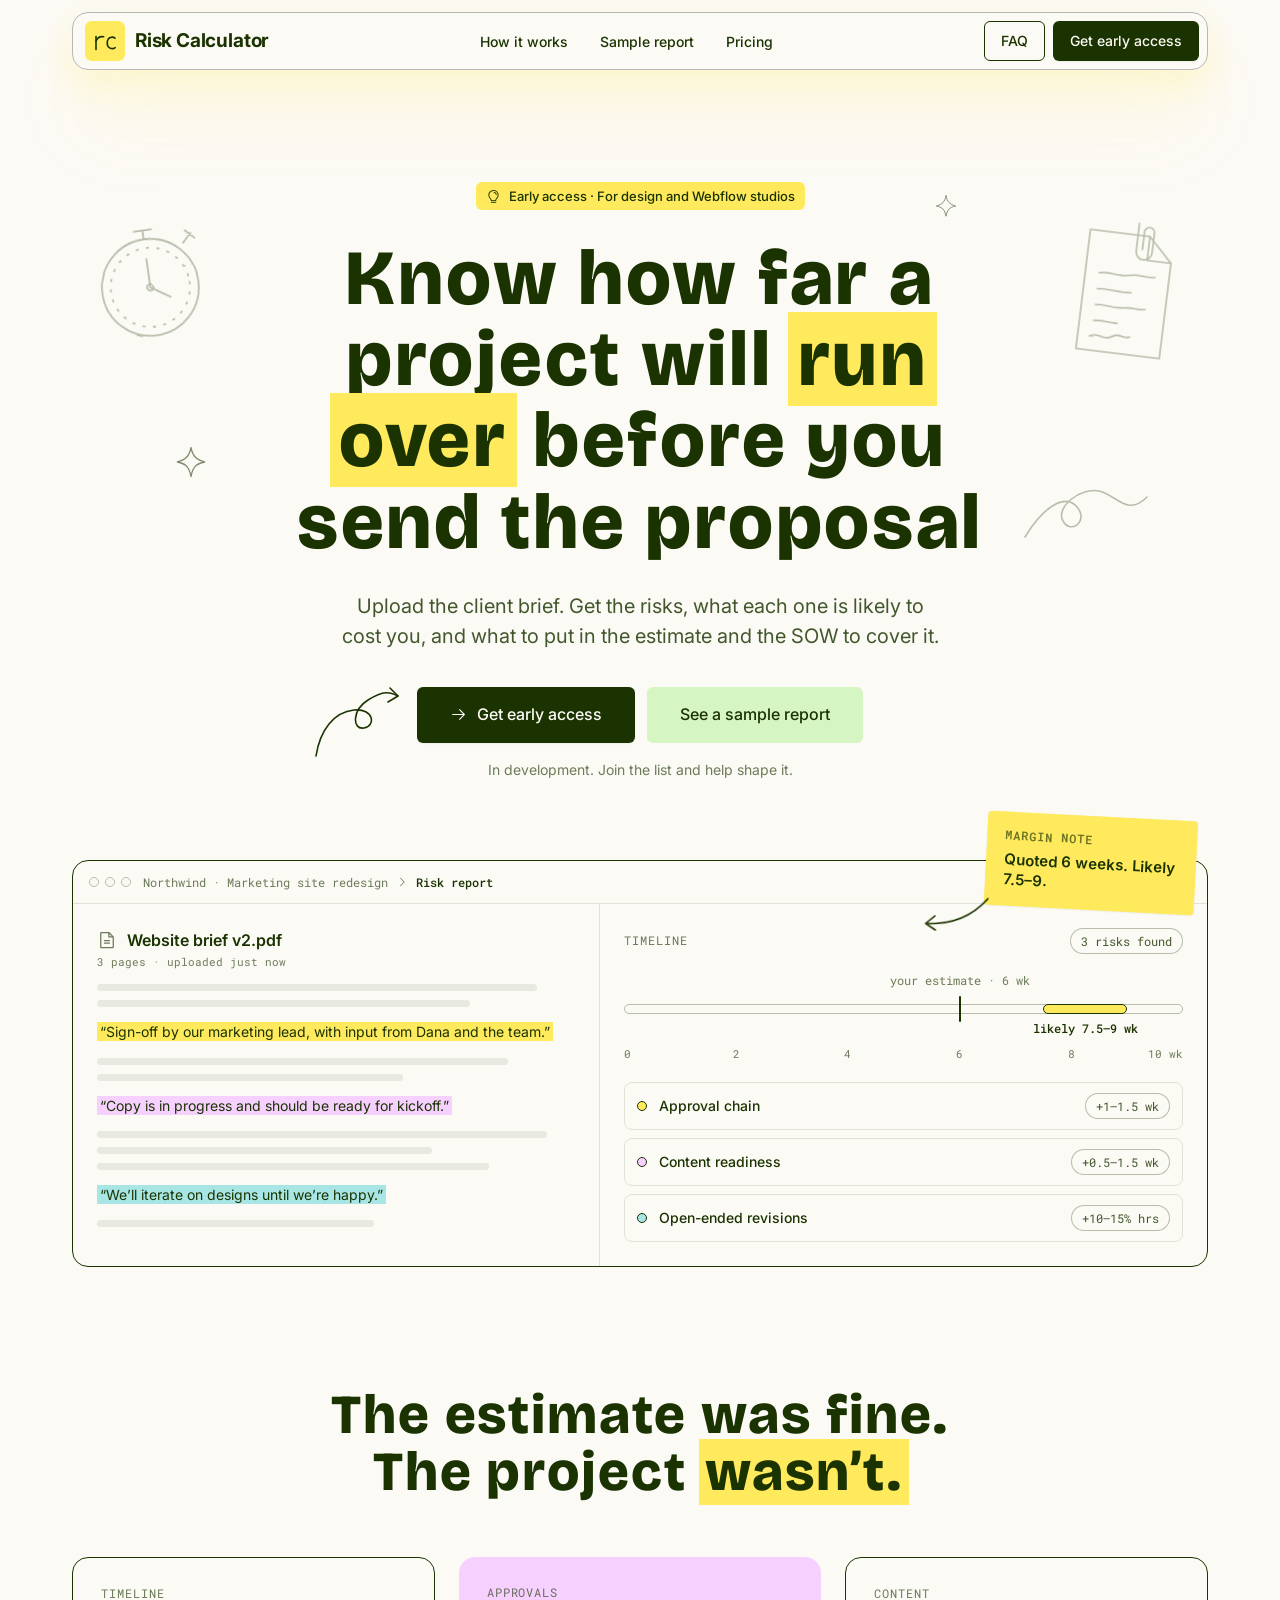
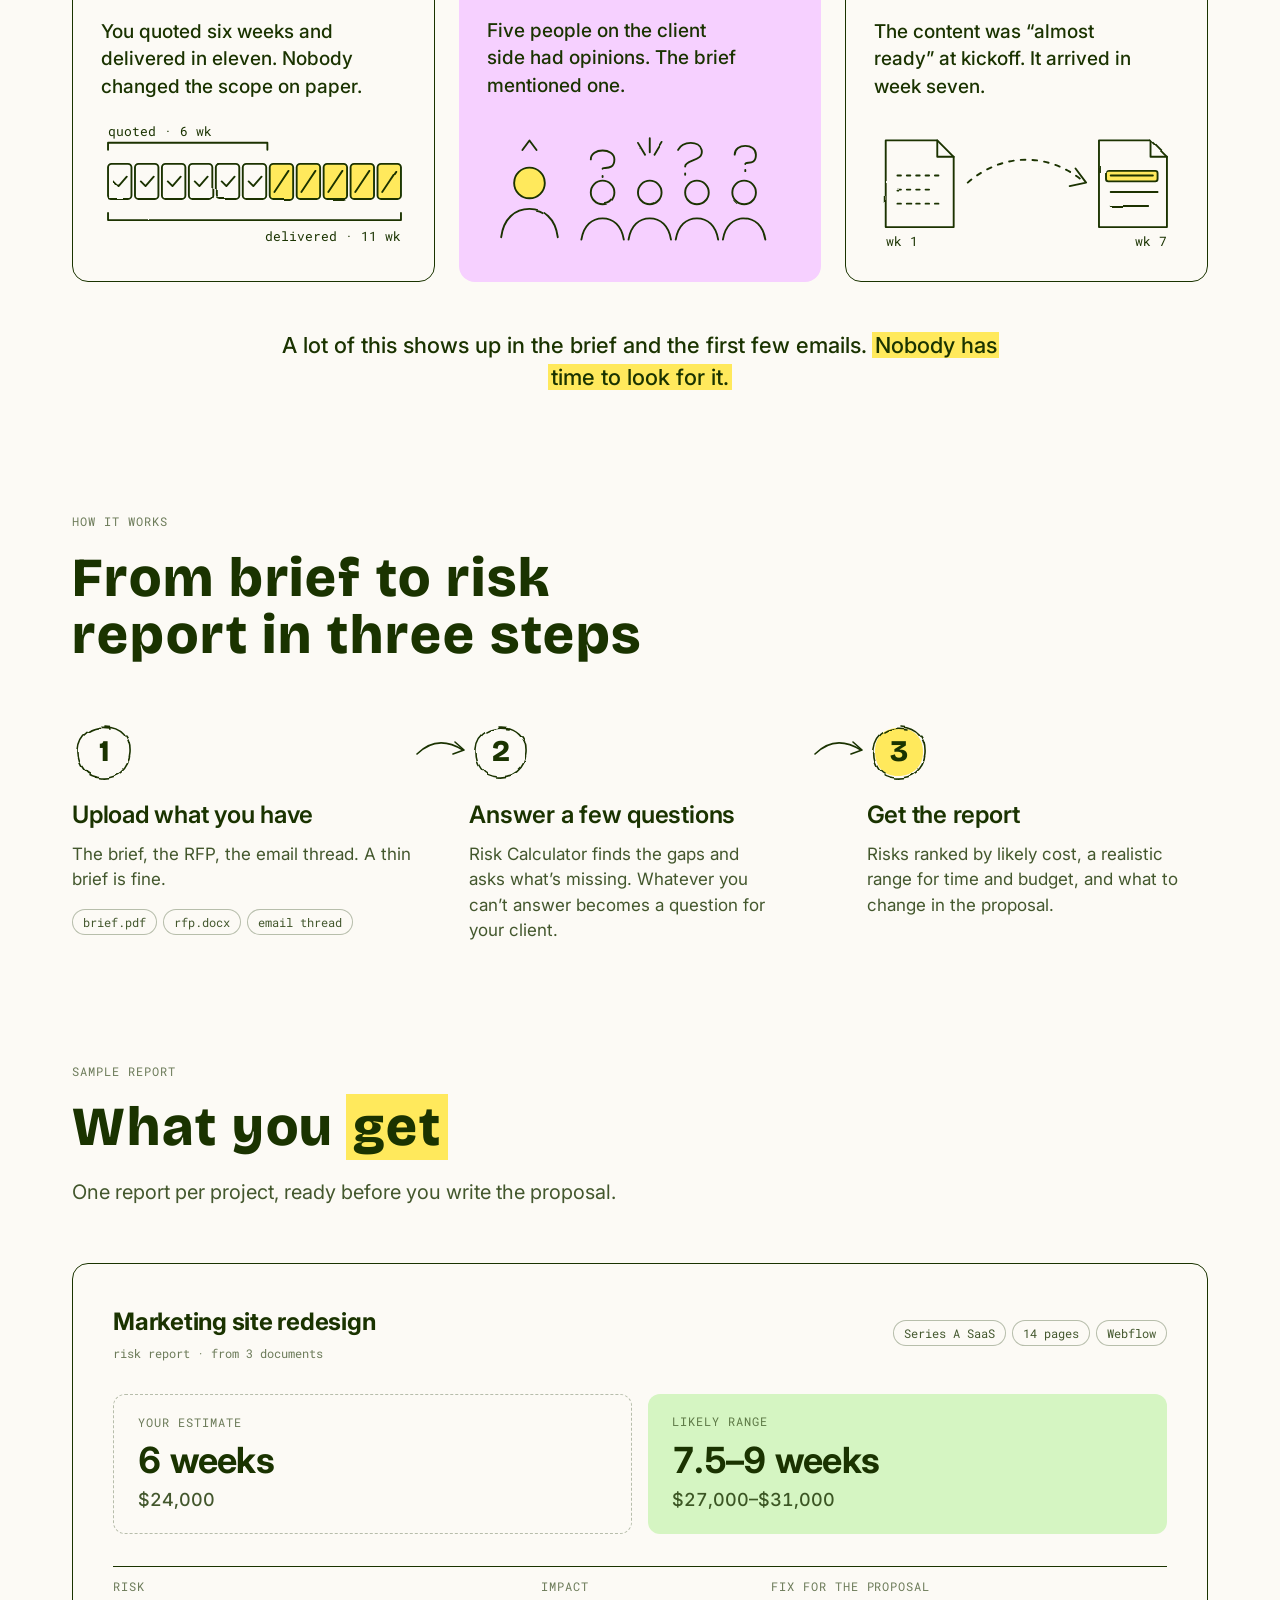
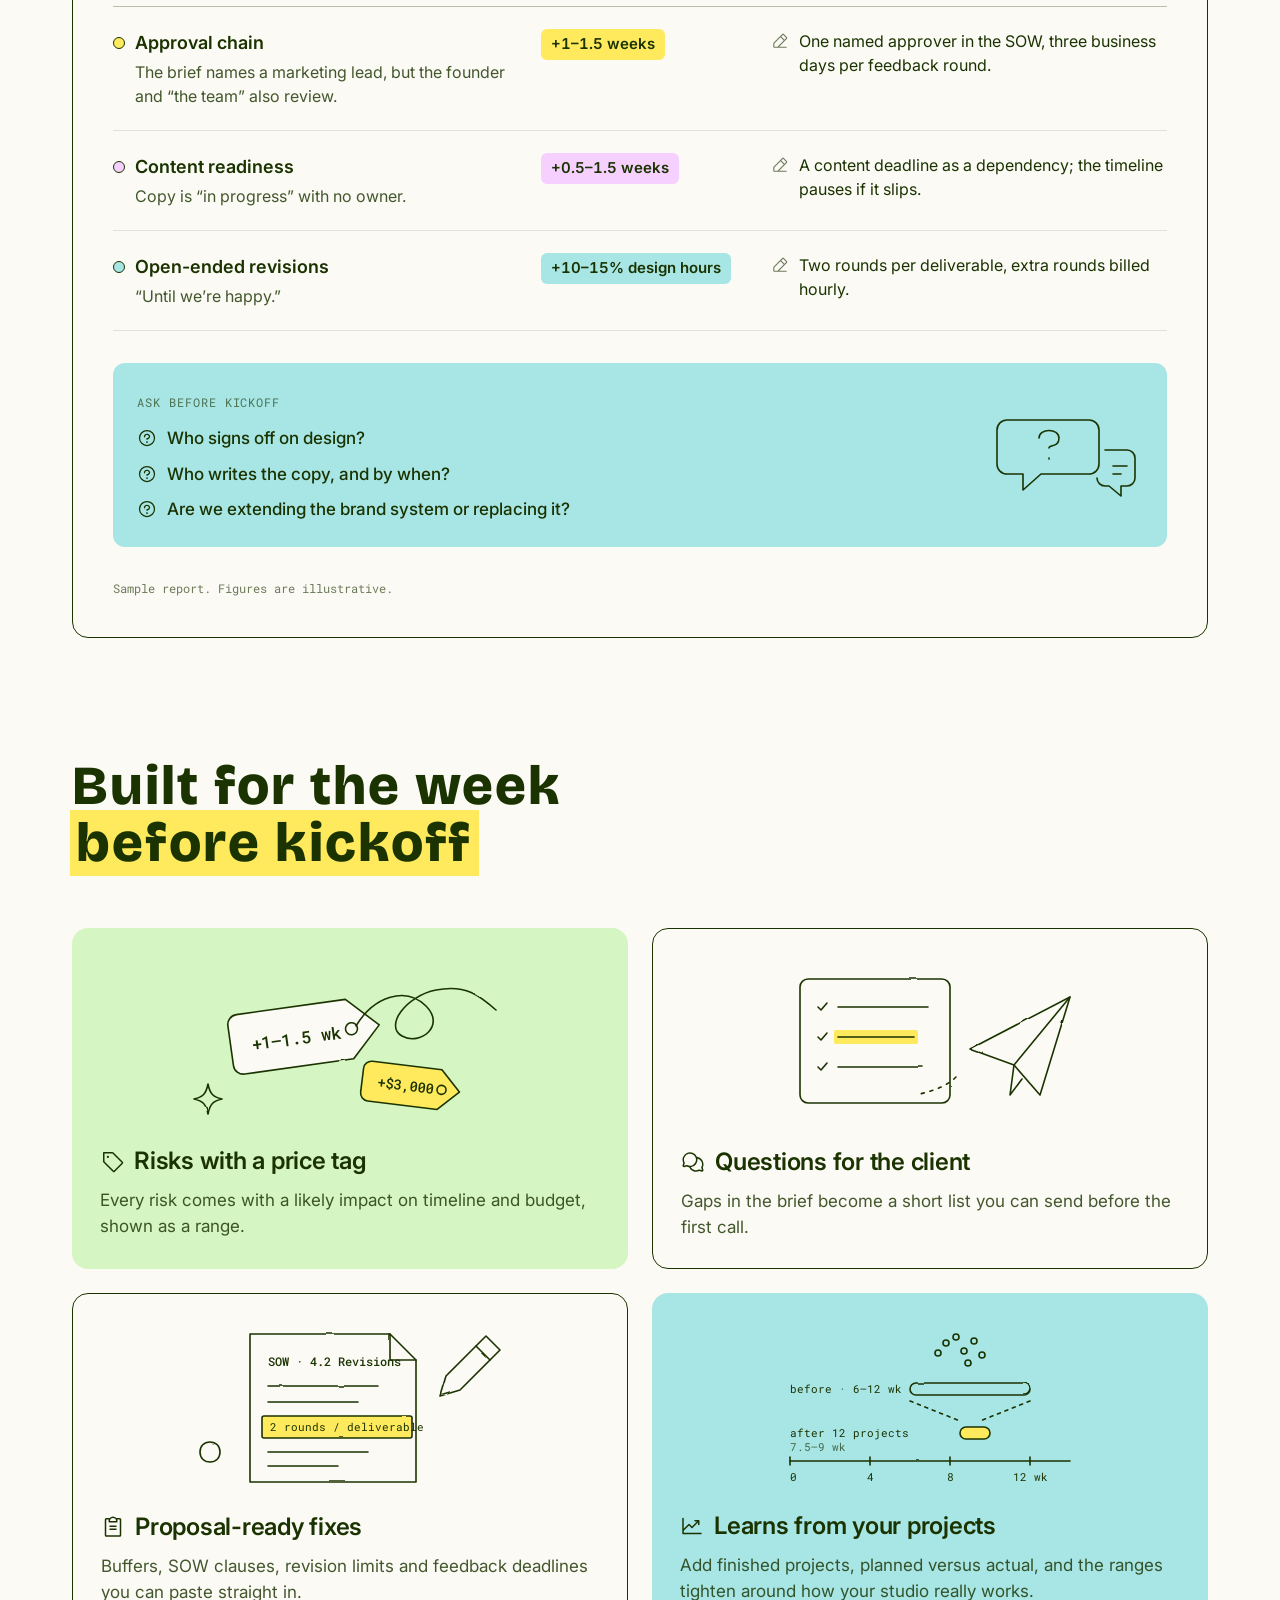
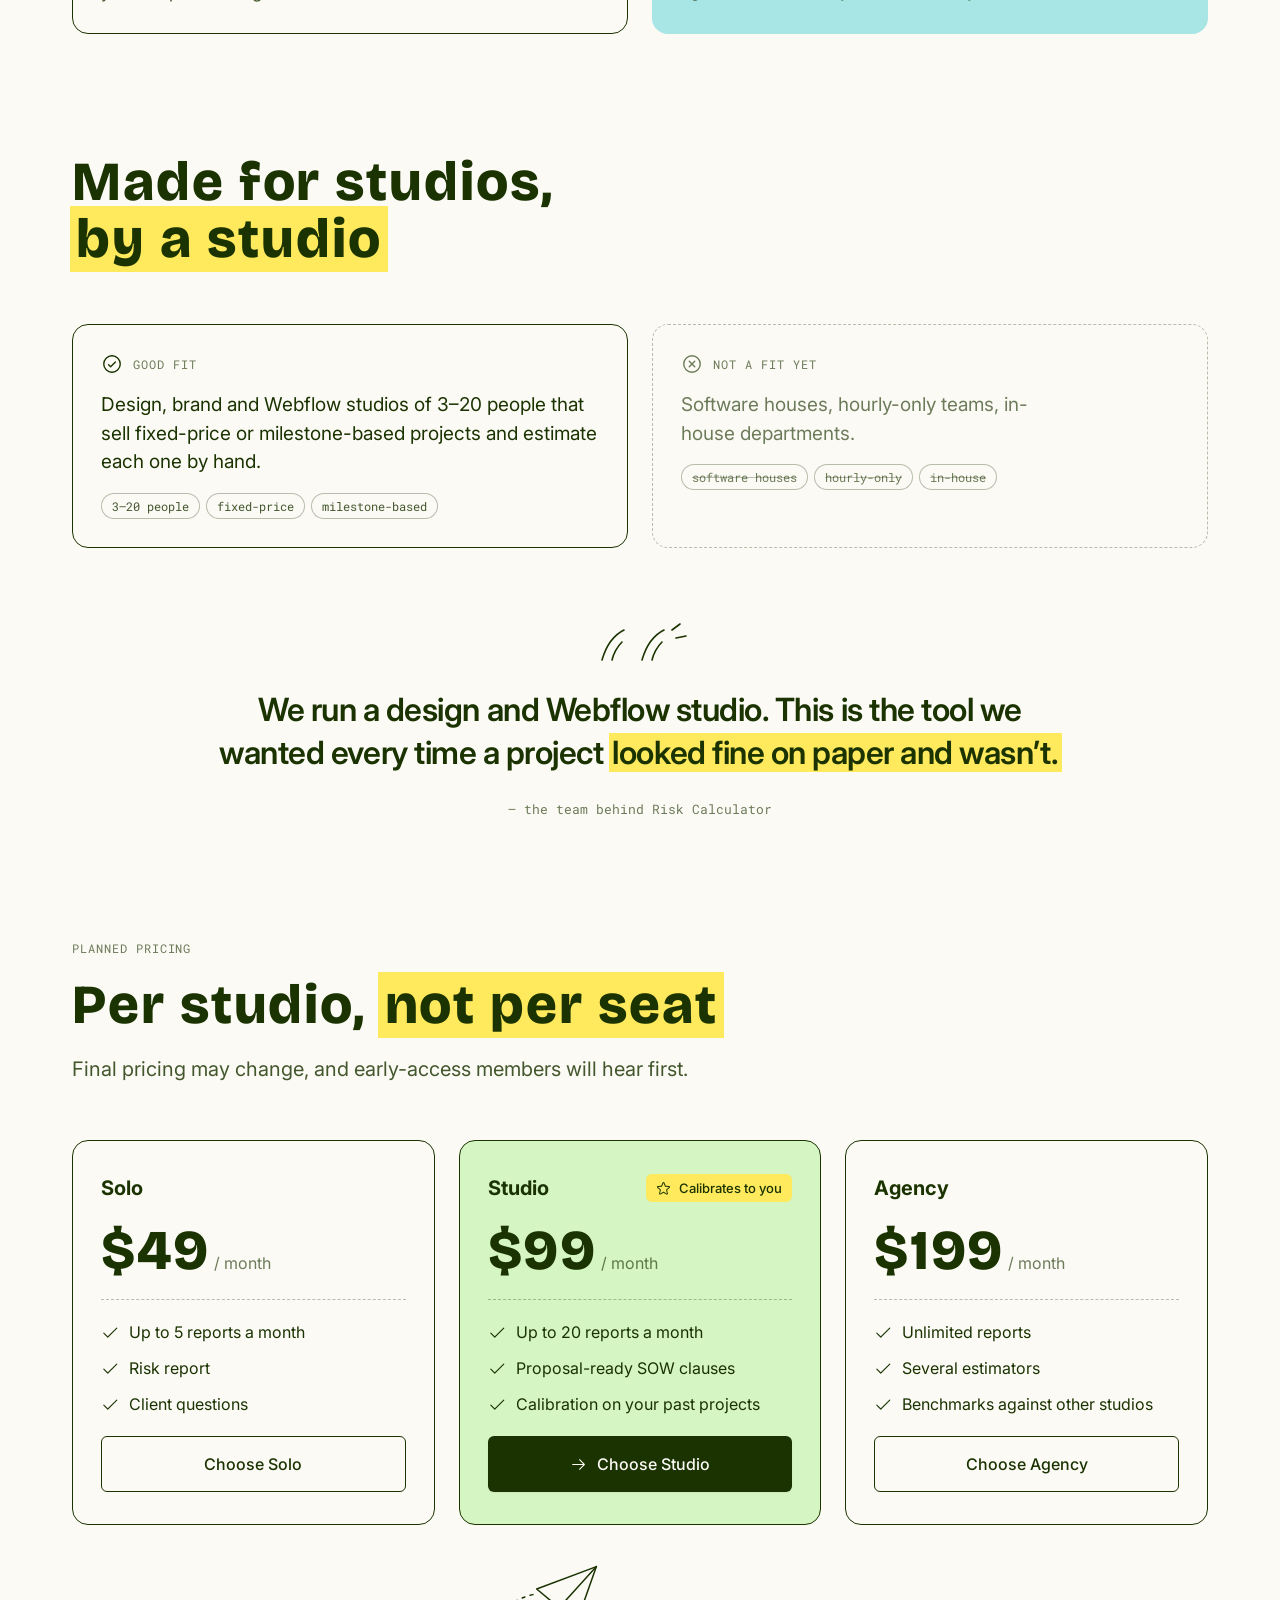
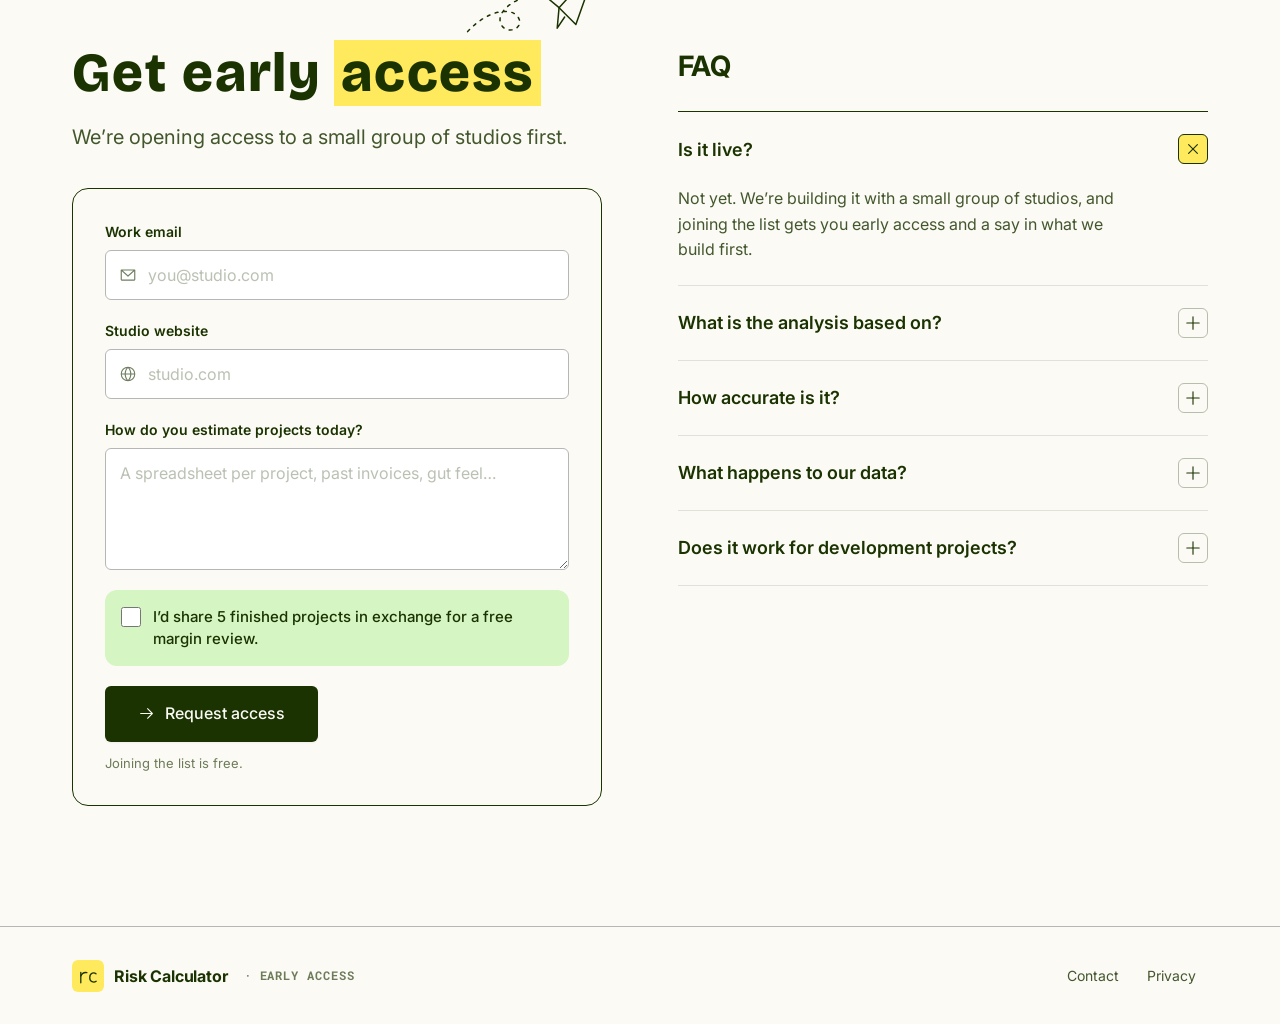
<file: risk-calculator/index.html>
<!DOCTYPE html>
<html lang="en">
<head>
<meta charset="UTF-8">
<meta name="viewport" content="width=device-width, initial-scale=1.0, viewport-fit=cover">
<title>Risk Calculator</title>
<meta name="claude:viewport-fit-sides" content="cover">
<meta name="description" content="Upload the client brief. Get the risks, what each one is likely to cost you, and what to put in the estimate and the SOW to cover it.">
<link rel="preconnect" href="https://fonts.googleapis.com">
<link rel="preconnect" href="https://fonts.gstatic.com" crossorigin>
<link rel="stylesheet" href="https://fonts.googleapis.com/css2?family=Bricolage+Grotesque:opsz,wght@12..96,800&family=Inter:wght@400;500;600;700&family=Roboto+Mono:wght@400;500&display=swap">
<style>
/* Layout: a designer's sketchbook on cream paper. One centered 1200px column, no dark bands; sticky-note cards
   (one pastel per row) and monoline hand-drawn sketches as texture. Icons: Phosphor, inlined as an SVG sprite. */
:root {
  color-scheme: light;
  /* Color */
  --paper: #fcfaf5;          /* Cream Paper: canvas + card surfaces */
  --paper-deep: #f5f1e6;     /* slightly darker paper for wells */
  --ink: #1a3300;            /* Forest Ink: text, primary action, borders */
  --ink-80: rgba(26, 51, 0, 0.82);
  --ink-60: rgba(26, 51, 0, 0.64);
  --ink-30: rgba(26, 51, 0, 0.3);
  --ink-12: rgba(26, 51, 0, 0.12);
  --pencil: #b6b6b6;         /* hairlines */
  --marker: #ffe95c;         /* Highlighter Yellow: washes, badges, never a CTA */
  --mint: #d5f5c2;
  --teal: #a8e5e5;
  --blush: #f6d0ff;
  --terracotta: #cb5521;

  /* Type */
  --font-display: 'Bricolage Grotesque', 'Archivo Black', ui-sans-serif, system-ui, sans-serif;
  --font-sans: 'Inter', ui-sans-serif, system-ui, -apple-system, BlinkMacSystemFont, 'Segoe UI', Roboto, sans-serif;
  --font-mono: 'Roboto Mono', 'JetBrains Mono', ui-monospace, SFMono-Regular, Menlo, monospace;

  /* Shape + space */
  --r-btn: 6px;
  --r-card: 12px;
  --r-card-lg: 16px;
  --r-pill: 9999px;
  --gutter: clamp(16px, 4vw, 32px);
  --section: clamp(80px, 10vw, 120px);
  --shadow-subtle: rgba(0, 0, 0, 0.05) 0 1px 2px 0;
  --shadow-lift: rgba(0, 0, 0, 0.1) 0 1px 3px 0, rgba(0, 0, 0, 0.1) 0 1px 2px -1px;
  --glow: rgba(255, 235, 90, 0.05) 0 60px 90px 0, rgba(255, 235, 90, 0.12) 0 30px 60px 0, rgba(255, 235, 90, 0.18) 0 12px 32px 0;
  --ease: 200ms ease;
}

*, *::before, *::after { box-sizing: border-box; }
[hidden] { display: none !important; }
html { scroll-behavior: smooth; scroll-padding-top: 96px; }
body {
  margin: 0;
  background: var(--paper);
  color: var(--ink);
  font-family: var(--font-sans);
  font-size: 18px;
  line-height: 1.5;
  -webkit-font-smoothing: antialiased;
  overflow-x: hidden;
}
img, svg { max-width: 100%; }
a { color: inherit; }
h1, h2, h3 { text-wrap: balance; margin: 0; }
p { margin: 0; text-wrap: pretty; }
:focus-visible { outline: 2px solid var(--ink); outline-offset: 3px; border-radius: 4px; }

.ic { width: 1em; height: 1em; flex: none; fill: currentColor; vertical-align: -0.125em; }
/* hand-drawn monoline strokes */
.sk { fill: none; stroke: var(--ink); stroke-width: 1.6; stroke-linecap: round; stroke-linejoin: round; }
.sk-fill-marker { fill: var(--marker); }
.sk-text { font-family: var(--font-mono); font-size: 11px; fill: var(--ink); stroke: none; }

.wrap {
  max-width: 1200px;
  margin-inline: auto;
  padding-left: max(var(--gutter), env(safe-area-inset-left, 0px));
  padding-right: max(var(--gutter), env(safe-area-inset-right, 0px));
}
.section { padding-block: var(--section) 0; }
.section-last { padding-bottom: var(--section); }

/* ---------- Type ---------- */
.display {
  font-family: var(--font-display);
  font-weight: 800;
  font-size: clamp(38px, 6.6vw, 78px);
  line-height: 1.04;
  letter-spacing: 0.035em;
}
.h2 {
  font-family: var(--font-display);
  font-weight: 800;
  font-size: clamp(32px, 4.8vw, 55px);
  line-height: 1.04;
  letter-spacing: 0.035em;
}
.h3 { font-size: 24px; line-height: 1.25; font-weight: 600; letter-spacing: -0.01em; }
.mark { background: var(--marker); padding: 0 0.12em; margin: 0 -0.04em; -webkit-box-decoration-break: clone; box-decoration-break: clone; }
.sub { font-size: 20px; line-height: 1.5; color: var(--ink-80); max-width: 36em; }
.body { color: var(--ink-80); font-size: 17px; }
.micro {
  font-family: var(--font-mono); font-size: 12px; line-height: 1.3;
  text-transform: uppercase; letter-spacing: 0.08em; color: var(--ink-60);
}
.section-head { display: grid; gap: 20px; max-width: 780px; }
.section-head.center { margin-inline: auto; text-align: center; justify-items: center; }

/* ---------- Buttons + badges ---------- */
.btn {
  display: inline-flex; align-items: center; justify-content: center; gap: 10px;
  min-height: 44px; padding: 10px 20px;
  border-radius: var(--r-btn); border: 1px solid transparent;
  font: 500 16px/1.2 var(--font-sans);
  text-decoration: none; cursor: pointer;
  transition: background-color var(--ease), color var(--ease), border-color var(--ease), box-shadow var(--ease), transform var(--ease);
}
.btn .ic { font-size: 17px; transition: transform var(--ease); }
.btn:hover { transform: translateY(-1px); box-shadow: var(--shadow-lift); }
.btn:hover .ic-arrow { transform: translateX(3px); }
.btn-primary { background: var(--ink); color: var(--paper); box-shadow: var(--shadow-subtle); }
.btn-pastel { background: var(--mint); color: var(--ink); }
.btn-outline { background: transparent; color: var(--ink); border-color: var(--ink); }
.btn-lg { min-height: 56px; padding: 16px 32px; }
.btn-sm { min-height: 40px; padding: 8px 16px; font-size: 14px; }

.badge {
  display: inline-flex; align-items: center; gap: 8px;
  padding: 5px 10px; border-radius: var(--r-btn);
  background: var(--marker); color: var(--ink);
  font-size: 13px; font-weight: 500; line-height: 1.4;
}
.badge .ic { font-size: 15px; }
.tag {
  display: inline-flex; align-items: center; gap: 6px;
  padding: 3px 10px; border-radius: var(--r-pill);
  border: 1px solid var(--ink-30); background: var(--paper);
  font-family: var(--font-mono); font-size: 12px; line-height: 1.5; color: var(--ink-80);
  white-space: nowrap;
}

/* ---------- Floating nav ---------- */
.nav-shell { position: sticky; top: calc(env(safe-area-inset-top, 0px) + 12px); z-index: 30; margin-top: 12px; }
.nav {
  display: flex; align-items: center; justify-content: space-between; gap: 16px;
  padding: 8px 8px 8px 12px;
  background: var(--paper);
  border: 1px solid var(--pencil);
  border-radius: 16px;
  box-shadow: var(--glow);
}
.brand { display: inline-flex; align-items: center; gap: 10px; text-decoration: none; font-weight: 700; font-size: 19px; letter-spacing: -0.01em; }
.brand-mark { width: 40px; height: 40px; flex: none; border-radius: 6px; }
.nav-links { display: flex; gap: 4px; }
.nav-links a { padding: 8px 14px; border-radius: var(--r-btn); font-size: 14px; font-weight: 500; text-decoration: none; transition: background-color var(--ease); }
.nav-links a:hover { background: var(--paper-deep); }
.nav-actions { display: flex; gap: 8px; }
@media (max-width: 860px) { .nav-links { display: none; } }
@media (max-width: 480px) { .nav-actions .btn-outline { display: none; } .brand { font-size: 17px; } }

/* ---------- Hero ---------- */
.hero { position: relative; overflow: hidden; padding-block: clamp(56px, 9vw, 112px) 0; }
.hero-copy { position: relative; z-index: 1; display: grid; justify-items: center; text-align: center; gap: 28px; }
.hero .display { max-width: 15.5ch; }
.hero .sub { max-width: 30em; }
.cta-row { display: flex; flex-wrap: wrap; justify-content: center; gap: 12px; margin-top: 8px; }
.cta-note { font-size: 14px; color: var(--ink-60); margin-top: -12px; }

.doodle { position: absolute; pointer-events: none; opacity: 0.3; }
.d-clock { top: 4%; left: 1%; width: 132px; transform: rotate(-8deg); }
.d-doc { top: 6%; right: 2%; width: 120px; transform: rotate(7deg); }
.d-star1 { top: 44%; left: 9%; width: 34px; opacity: 0.55; }
.d-star2 { top: 2%; right: 22%; width: 24px; opacity: 0.55; }
.d-loop { top: 50%; right: 5%; width: 130px; }
.d-arrow { position: absolute; left: calc(50% - 330px); top: calc(100% - 96px); width: 92px; opacity: 1; }
@media (max-width: 960px) { .d-loop, .d-star1, .d-arrow { display: none; } .d-clock { width: 90px; left: -24px; top: -8px; } .d-doc { width: 80px; right: -20px; top: -6px; } }
@media (max-width: 560px) { .d-clock, .d-doc { opacity: 0.18; } }
@media (prefers-reduced-motion: no-preference) {
  .d-star1, .d-star2 { animation: twinkle 4s ease-in-out infinite; }
  .d-star2 { animation-delay: -2s; }
  @keyframes twinkle { 50% { transform: rotate(14deg) scale(1.15); } }
}

/* Product mock */
.mock-stage { position: relative; margin-top: clamp(56px, 7vw, 80px); }
.mock {
  position: relative;
  background: var(--paper);
  border: 1px solid var(--ink);
  border-radius: var(--r-card-lg);
  overflow: hidden;
}
.mock-bar { display: flex; align-items: center; gap: 12px; padding: 12px 16px; border-bottom: 1px solid var(--ink-12); }
.mock-dots { display: flex; gap: 6px; }
.mock-dots i { width: 10px; height: 10px; border-radius: 50%; border: 1px solid var(--ink-30); display: block; }
.mock-crumb { display: flex; align-items: center; gap: 8px; min-width: 0; font-family: var(--font-mono); font-size: 12px; color: var(--ink-60); }
.mock-crumb span { white-space: nowrap; overflow: hidden; text-overflow: ellipsis; }
.mock-crumb strong { color: var(--ink); font-weight: 500; white-space: nowrap; }
.mock-body { display: grid; grid-template-columns: minmax(0, 1fr) minmax(0, 1.15fr); }
@media (max-width: 820px) { .mock-body { grid-template-columns: minmax(0, 1fr); } .mock-brief { border-right: 0 !important; border-bottom: 1px solid var(--ink-12); } }
.mock-brief { padding: 24px; border-right: 1px solid var(--ink-12); display: grid; gap: 14px; align-content: start; }
.doc-title { display: flex; align-items: center; gap: 10px; font-weight: 600; font-size: 16px; }
.doc-title .ic { font-size: 20px; color: var(--ink-60); }
.doc-meta { font-family: var(--font-mono); font-size: 11px; color: var(--ink-60); margin-top: 2px; }
.ln { height: 7px; border-radius: 4px; background: var(--ink-12); opacity: 0.7; }
.doc-lines { display: grid; gap: 9px; }
.snip { font-size: 14px; line-height: 1.6; }
.snip span { padding: 1px 3px; -webkit-box-decoration-break: clone; box-decoration-break: clone; }
.snip-a span { background: var(--marker); }
.snip-b span { background: var(--blush); }
.snip-c span { background: var(--teal); }
.mock-report { padding: 24px; display: grid; gap: 20px; align-content: start; }
.mock-report-head { display: flex; align-items: center; justify-content: space-between; gap: 12px; flex-wrap: wrap; }

/* Range chart, one scale: 0–10 weeks */
.range { display: grid; gap: 6px; }
.range-track { position: relative; height: 66px; }
.range-axis { position: absolute; left: 0; right: 0; top: 30px; height: 10px; border-radius: 5px; border: 1px solid var(--ink-30); }
.range-band { position: absolute; top: 30px; height: 10px; border-radius: 5px; background: var(--marker); border: 1px solid var(--ink); }
.range-est { position: absolute; top: 22px; width: 2px; height: 26px; background: var(--ink); border-radius: 1px; }
.range-lbl { position: absolute; font-family: var(--font-mono); font-size: 11.5px; line-height: 1.3; white-space: nowrap; transform: translateX(-50%); }
.range-lbl.top { top: 0; color: var(--ink-60); }
.range-lbl.bot { top: 48px; font-weight: 500; }
.range-ticks { position: relative; height: 16px; font-family: var(--font-mono); font-size: 11px; color: var(--ink-60); }
.range-ticks span { position: absolute; transform: translateX(-50%); white-space: nowrap; }
.range-ticks span:first-child { transform: none; }
.range-ticks span:last-child { transform: translateX(-100%); }
.risk-mini { display: grid; gap: 8px; }
.risk-mini-row {
  display: grid; grid-template-columns: 10px minmax(0, 1fr) auto; align-items: center; gap: 12px;
  padding: 10px 12px; border: 1px solid var(--ink-12); border-radius: 8px; font-size: 14px;
}
.risk-mini-row .dot { width: 10px; height: 10px; border-radius: 50%; border: 1px solid var(--ink); }
.risk-mini-row b { font-weight: 500; }

.sticky {
  position: absolute; z-index: 2;
  right: -14px; top: -44px;
  width: 210px; padding: 16px 18px;
  background: var(--marker); color: var(--ink);
  border-radius: 4px; box-shadow: var(--shadow-subtle);
  transform: rotate(3deg);
  font-size: 15px; line-height: 1.35; font-weight: 600;
  transition: transform 300ms cubic-bezier(.34,1.56,.64,1);
}
.sticky:hover { transform: rotate(-1deg) scale(1.03); }
.sticky .micro { color: var(--ink-60); display: block; margin-bottom: 6px; }
.sticky-arrow { position: absolute; left: -62px; bottom: -30px; width: 70px; }
@media (max-width: 1290px) { .sticky { right: 12px; } }
@media (max-width: 820px) { .sticky { position: relative; right: auto; top: auto; margin: 0 4px -12px auto; width: 200px; transform: rotate(2deg); } .sticky-arrow { display: none; } }

/* ---------- Pain ---------- */
.pain-grid { margin-top: 56px; display: grid; grid-template-columns: repeat(3, minmax(0, 1fr)); gap: 24px; }
@media (max-width: 900px) { .pain-grid { grid-template-columns: minmax(0, 1fr); } }
.note {
  border-radius: var(--r-card-lg); padding: 28px;
  display: grid; grid-template-rows: auto auto 1fr; gap: 16px;
  transition: transform var(--ease);
}
.note:hover { transform: rotate(-0.6deg) translateY(-2px); }
.note.lined { border: 1px solid var(--ink); }
.note p { font-size: 19px; line-height: 1.45; font-weight: 500; }
.note .illo { width: 100%; height: auto; align-self: end; margin-top: 8px; }
.bg-blush { background: var(--blush); }
.bg-mint { background: var(--mint); }
.bg-teal { background: var(--teal); }
.pain-foot { margin-top: 48px; display: flex; justify-content: center; text-align: center; }
.pain-foot p { font-size: 22px; line-height: 1.45; font-weight: 500; max-width: 34em; }

/* ---------- Steps ---------- */
.steps { margin-top: 56px; display: grid; grid-template-columns: repeat(3, minmax(0, 1fr)); gap: 56px; position: relative; }
@media (max-width: 900px) { .steps { grid-template-columns: minmax(0, 1fr); gap: 40px; } }
.step { display: grid; gap: 12px; align-content: start; position: relative; }
.step-num { position: relative; width: 64px; height: 64px; display: grid; place-items: center; font-family: var(--font-display); font-size: 30px; font-weight: 800; }
.step-num svg { position: absolute; inset: 0; width: 100%; height: 100%; }
.step-num span { position: relative; }
.step h3 { margin-top: 4px; }
.step-files { display: flex; flex-wrap: wrap; gap: 6px; margin-top: 4px; }
.step-link { position: absolute; top: 14px; right: -54px; width: 52px; }
@media (max-width: 900px) { .step-link { display: none; } }

/* ---------- Report ---------- */
.report {
  margin-top: 56px; background: var(--paper); border: 1px solid var(--ink); border-radius: var(--r-card-lg);
  padding: clamp(20px, 3.5vw, 40px); display: grid; gap: 32px; position: relative;
}
.report-head { display: flex; flex-wrap: wrap; justify-content: space-between; gap: 12px 24px; align-items: center; }
.report-title { display: grid; gap: 4px; }
.report-title strong { font-size: 24px; letter-spacing: -0.01em; font-weight: 700; }
.report-title span { font-family: var(--font-mono); font-size: 12px; color: var(--ink-60); }
.chips { display: flex; flex-wrap: wrap; gap: 6px; }
.compare { display: grid; grid-template-columns: repeat(2, minmax(0, 1fr)); gap: 16px; }
@media (max-width: 720px) { .compare { grid-template-columns: minmax(0, 1fr); } }
.compare > div { border-radius: var(--r-card); padding: 20px 24px; display: grid; gap: 4px; }
.compare .est { border: 1px dashed var(--ink-30); }
.compare .num { font-size: clamp(26px, 3.4vw, 36px); line-height: 1.15; font-weight: 700; letter-spacing: -0.02em; font-variant-numeric: tabular-nums; margin-top: 6px; }
.compare .money { font-size: 18px; font-weight: 500; color: var(--ink-80); font-variant-numeric: tabular-nums; }
.risk-table { display: grid; border-top: 1px solid var(--ink); }
.risk-row {
  display: grid; grid-template-columns: minmax(0, 1.4fr) minmax(0, 0.7fr) minmax(0, 1.4fr); gap: 12px 32px;
  padding: 22px 0; border-bottom: 1px solid var(--ink-12); align-items: start;
}
.risk-row.head { padding: 12px 0; border-bottom-color: var(--ink-30); }
@media (max-width: 760px) { .risk-row { grid-template-columns: minmax(0, 1fr); gap: 10px; } .risk-row.head { display: none; } }
.risk-name { display: grid; gap: 4px; }
.risk-name strong { font-size: 18px; font-weight: 600; display: flex; align-items: center; gap: 10px; }
.risk-name strong i { width: 12px; height: 12px; border-radius: 50%; border: 1px solid var(--ink); flex: none; }
.risk-name span { font-size: 16px; color: var(--ink-80); padding-left: 22px; }
.imp { display: inline-block; padding: 4px 10px; border-radius: var(--r-btn); font-weight: 600; font-size: 15px; font-variant-numeric: tabular-nums; }
.risk-fix { display: flex; gap: 10px; font-size: 16px; }
.risk-fix .ic { font-size: 18px; margin-top: 3px; color: var(--ink-60); }
.m-label { display: none; }
@media (max-width: 760px) { .m-label { display: block; margin-bottom: 4px; } .risk-impact, .risk-fix { padding-left: 22px; } }
.asks { display: grid; grid-template-columns: minmax(0, 1fr) auto; gap: 24px; align-items: center; padding: 24px; border-radius: var(--r-card); background: var(--teal); }
@media (max-width: 760px) { .asks { grid-template-columns: minmax(0, 1fr); } .asks-art { display: none; } }
.ask-list { display: grid; gap: 10px; margin: 12px 0 0; padding: 0; list-style: none; }
.ask-list li { display: flex; align-items: flex-start; gap: 10px; font-size: 17px; font-weight: 500; }
.ask-list .ic { font-size: 20px; margin-top: 2px; }
.asks-art { width: 150px; }
.report-note { font-family: var(--font-mono); font-size: 12px; color: var(--ink-60); }

/* ---------- Features ---------- */
.features { margin-top: 56px; display: grid; grid-template-columns: repeat(2, minmax(0, 1fr)); gap: 24px; }
@media (max-width: 800px) { .features { grid-template-columns: minmax(0, 1fr); } }
.feature { border-radius: var(--r-card-lg); padding: 28px; display: grid; gap: 12px; align-content: start; transition: transform var(--ease); }
.feature:hover { transform: translateY(-2px); }
.feature.lined { border: 1px solid var(--ink); }
.feature .art { height: 170px; display: grid; place-items: center; margin-bottom: 8px; }
.feature .art svg { width: 100%; height: 100%; max-width: 340px; }
.feature .h3 { display: flex; align-items: center; gap: 10px; }
.feature .h3 .ic { font-size: 24px; }

/* ---------- Fit ---------- */
.fit-grid { margin-top: 56px; display: grid; grid-template-columns: minmax(0, 1fr) minmax(0, 1fr); gap: 24px; }
@media (max-width: 800px) { .fit-grid { grid-template-columns: minmax(0, 1fr); } }
.fit { border-radius: var(--r-card-lg); padding: 28px; display: grid; gap: 16px; align-content: start; }
.fit.yes { border: 1px solid var(--ink); }
.fit.no { border: 1.5px dashed var(--ink-30); }
.fit.no p { color: var(--ink-60); }
.fit p { font-size: 19px; line-height: 1.5; }
.fit-head { display: flex; align-items: center; gap: 10px; }
.fit-head .ic { font-size: 22px; }
.fit-tags { display: flex; flex-wrap: wrap; gap: 6px; }
.fit.no .tag { text-decoration: line-through; text-decoration-color: var(--ink-30); color: var(--ink-60); }
.quote { margin: 72px auto 0; max-width: 860px; display: grid; justify-items: center; text-align: center; gap: 20px; }
.quote blockquote { margin: 0; font-size: clamp(24px, 3vw, 32px); line-height: 1.35; font-weight: 600; letter-spacing: -0.015em; }
.quote cite { font-style: normal; font-family: var(--font-mono); font-size: 13px; color: var(--ink-60); }
.quote-doodle { width: 96px; }

/* ---------- Pricing ---------- */
.price-grid { margin-top: 56px; display: grid; grid-template-columns: repeat(3, minmax(0, 1fr)); gap: 24px; }
@media (max-width: 900px) { .price-grid { grid-template-columns: minmax(0, 1fr); } }
.plan { display: flex; flex-direction: column; gap: 20px; padding: 32px 28px; border-radius: var(--r-card-lg); border: 1px solid var(--ink); }
.plan-top { display: flex; align-items: center; justify-content: space-between; gap: 8px; min-height: 30px; }
.plan-name { font-size: 20px; font-weight: 700; }
.price { font-family: var(--font-display); font-weight: 800; font-size: 56px; line-height: 1; letter-spacing: 0.03em; }
.price span { font-family: var(--font-sans); font-size: 16px; font-weight: 400; letter-spacing: 0; color: var(--ink-60); }
.plan ul { list-style: none; margin: 0; padding: 20px 0 0; border-top: 1px dashed var(--ink-30); display: grid; gap: 12px; flex-grow: 1; align-content: start; }
.plan li { display: flex; gap: 10px; font-size: 16px; }
.plan li .ic { font-size: 18px; margin-top: 3px; }
.plan .btn { width: 100%; }

/* ---------- Access + FAQ ---------- */
.access { display: grid; grid-template-columns: minmax(0, 1fr) minmax(0, 1fr); gap: clamp(40px, 6vw, 88px); align-items: start; }
@media (max-width: 900px) { .access { grid-template-columns: minmax(0, 1fr); } }
.access-head { position: relative; }
.plane { position: absolute; right: 0; top: -84px; width: 140px; }
@media (max-width: 560px) { .plane { width: 96px; top: -40px; opacity: 0.6; } }
.form { margin-top: 36px; padding: clamp(20px, 3vw, 32px); border: 1px solid var(--ink); border-radius: var(--r-card-lg); display: grid; gap: 20px; }
.field { display: grid; gap: 8px; }
.field label { font-size: 14px; font-weight: 600; }
.input-wrap { position: relative; }
.input-wrap .ic { position: absolute; left: 14px; top: 50%; transform: translateY(-50%); font-size: 18px; color: var(--ink-60); pointer-events: none; }
.field input, .field textarea {
  width: 100%; font: 400 16px/1.5 var(--font-sans); color: var(--ink);
  background: #fff; border: 1px solid var(--pencil); border-radius: var(--r-btn);
  padding: 12px 14px; transition: border-color var(--ease), box-shadow var(--ease);
}
.input-wrap input { padding-left: 42px; }
.field textarea { min-height: 112px; resize: vertical; }
.field input::placeholder, .field textarea::placeholder { color: var(--ink-30); }
.field input:focus, .field textarea:focus { outline: none; border-color: var(--ink); box-shadow: 0 0 0 3px rgba(255, 233, 92, 0.9); }
.field input[aria-invalid="true"] { border-color: var(--terracotta); }
.err { font-size: 13px; color: var(--terracotta); }
.check { display: grid; grid-template-columns: auto minmax(0, 1fr); gap: 12px; align-items: start; padding: 16px; border-radius: var(--r-card); background: var(--mint); }
.check input { width: 20px; height: 20px; margin: 1px 0 0; accent-color: var(--ink); }
.check label { font-size: 15px; line-height: 1.45; font-weight: 500; }
.form .btn { justify-self: start; }
.reassure { font-size: 13px; color: var(--ink-60); margin-top: -8px; }
.success { display: grid; gap: 10px; justify-items: start; }
.success .ic { font-size: 44px; }
.success strong { font-size: 24px; }

.faq-title { font-size: 28px; font-weight: 700; letter-spacing: -0.01em; }
.faq { display: grid; border-top: 1px solid var(--ink); margin-top: 24px; }
.faq details { border-bottom: 1px solid var(--ink-12); }
.faq summary {
  list-style: none; cursor: pointer; display: flex; justify-content: space-between; align-items: center; gap: 16px;
  padding: 22px 0; font-size: 18px; font-weight: 600;
}
.faq summary::-webkit-details-marker { display: none; }
.faq summary .pm { flex: none; width: 30px; height: 30px; border-radius: var(--r-btn); display: grid; place-items: center; border: 1px solid var(--ink-30); transition: background-color var(--ease); }
.faq summary:hover .pm { background: var(--marker); border-color: var(--ink); }
.faq summary .pm .ic { transition: transform var(--ease); }
.faq details[open] .pm { background: var(--marker); border-color: var(--ink); }
.faq details[open] .pm .ic { transform: rotate(45deg); }
.faq details p { padding: 0 44px 22px 0; color: var(--ink-80); font-size: 16px; line-height: 1.6; }

/* ---------- Footer ---------- */
.footer { border-top: 1px solid var(--pencil); padding-block: 28px; }
.footer .wrap { display: flex; flex-wrap: wrap; justify-content: space-between; align-items: center; gap: 16px; font-size: 14px; }
.footer .brand { font-size: 16px; }
.footer .brand-mark { width: 32px; height: 32px; }
.footer nav { display: flex; gap: 4px; }
.footer nav a { padding: 10px 12px; border-radius: var(--r-btn); text-decoration: none; color: var(--ink-80); }
.footer nav a:hover { background: var(--paper-deep); color: var(--ink); }

@media (prefers-reduced-motion: reduce) {
  html { scroll-behavior: auto; }
  *, *::before, *::after { transition: none !important; animation: none !important; }
}
</style>
</head>
<body>
<!--SPRITE--><svg width="0" height="0" style="position:absolute" aria-hidden="true"><symbol id="i-arrow-right" viewBox="0 0 256 256"><path d="M221.66,133.66l-72,72a8,8,0,0,1-11.32-11.32L196.69,136H40a8,8,0,0,1,0-16H196.69L138.34,61.66a8,8,0,0,1,11.32-11.32l72,72A8,8,0,0,1,221.66,133.66Z"/></symbol><symbol id="i-caret-right" viewBox="0 0 256 256"><path d="M181.66,133.66l-80,80a8,8,0,0,1-11.32-11.32L164.69,128,90.34,53.66a8,8,0,0,1,11.32-11.32l80,80A8,8,0,0,1,181.66,133.66Z"/></symbol><symbol id="i-chart-line-up" viewBox="0 0 256 256"><path d="M232,208a8,8,0,0,1-8,8H32a8,8,0,0,1-8-8V48a8,8,0,0,1,16,0V156.69l50.34-50.35a8,8,0,0,1,11.32,0L128,132.69,180.69,80H160a8,8,0,0,1,0-16h40a8,8,0,0,1,8,8v40a8,8,0,0,1-16,0V91.31l-58.34,58.35a8,8,0,0,1-11.32,0L96,123.31l-56,56V200H224A8,8,0,0,1,232,208Z"/></symbol><symbol id="i-chats-circle" viewBox="0 0 256 256"><path d="M232.07,186.76a80,80,0,0,0-62.5-114.17A80,80,0,1,0,23.93,138.76l-7.27,24.71a16,16,0,0,0,19.87,19.87l24.71-7.27a80.39,80.39,0,0,0,25.18,7.35,80,80,0,0,0,108.34,40.65l24.71,7.27a16,16,0,0,0,19.87-19.86ZM62,159.5a8.28,8.28,0,0,0-2.26.32L32,168l8.17-27.76a8,8,0,0,0-.63-6,64,64,0,1,1,26.26,26.26A8,8,0,0,0,62,159.5Zm153.79,28.73L224,216l-27.76-8.17a8,8,0,0,0-6,.63,64.05,64.05,0,0,1-85.87-24.88A79.93,79.93,0,0,0,174.7,89.71a64,64,0,0,1,41.75,92.48A8,8,0,0,0,215.82,188.23Z"/></symbol><symbol id="i-check" viewBox="0 0 256 256"><path d="M229.66,77.66l-128,128a8,8,0,0,1-11.32,0l-56-56a8,8,0,0,1,11.32-11.32L96,188.69,218.34,66.34a8,8,0,0,1,11.32,11.32Z"/></symbol><symbol id="i-check-circle" viewBox="0 0 256 256"><path d="M173.66,98.34a8,8,0,0,1,0,11.32l-56,56a8,8,0,0,1-11.32,0l-24-24a8,8,0,0,1,11.32-11.32L112,148.69l50.34-50.35A8,8,0,0,1,173.66,98.34ZM232,128A104,104,0,1,1,128,24,104.11,104.11,0,0,1,232,128Zm-16,0a88,88,0,1,0-88,88A88.1,88.1,0,0,0,216,128Z"/></symbol><symbol id="i-clipboard-text" viewBox="0 0 256 256"><path d="M168,152a8,8,0,0,1-8,8H96a8,8,0,0,1,0-16h64A8,8,0,0,1,168,152Zm-8-40H96a8,8,0,0,0,0,16h64a8,8,0,0,0,0-16Zm56-64V216a16,16,0,0,1-16,16H56a16,16,0,0,1-16-16V48A16,16,0,0,1,56,32H92.26a47.92,47.92,0,0,1,71.48,0H200A16,16,0,0,1,216,48ZM96,64h64a32,32,0,0,0-64,0ZM200,48H173.25A47.93,47.93,0,0,1,176,64v8a8,8,0,0,1-8,8H88a8,8,0,0,1-8-8V64a47.93,47.93,0,0,1,2.75-16H56V216H200Z"/></symbol><symbol id="i-envelope-simple" viewBox="0 0 256 256"><path d="M224,48H32a8,8,0,0,0-8,8V192a16,16,0,0,0,16,16H216a16,16,0,0,0,16-16V56A8,8,0,0,0,224,48ZM203.43,64,128,133.15,52.57,64ZM216,192H40V74.19l82.59,75.71a8,8,0,0,0,10.82,0L216,74.19V192Z"/></symbol><symbol id="i-file-text" viewBox="0 0 256 256"><path d="M213.66,82.34l-56-56A8,8,0,0,0,152,24H56A16,16,0,0,0,40,40V216a16,16,0,0,0,16,16H200a16,16,0,0,0,16-16V88A8,8,0,0,0,213.66,82.34ZM160,51.31,188.69,80H160ZM200,216H56V40h88V88a8,8,0,0,0,8,8h48V216Zm-32-80a8,8,0,0,1-8,8H96a8,8,0,0,1,0-16h64A8,8,0,0,1,168,136Zm0,32a8,8,0,0,1-8,8H96a8,8,0,0,1,0-16h64A8,8,0,0,1,168,168Z"/></symbol><symbol id="i-globe-simple" viewBox="0 0 256 256"><path d="M128,24h0A104,104,0,1,0,232,128,104.12,104.12,0,0,0,128,24Zm87.62,96H175.79C174,83.49,159.94,57.67,148.41,42.4A88.19,88.19,0,0,1,215.63,120ZM96.23,136h63.54c-2.31,41.61-22.23,67.11-31.77,77C118.45,203.1,98.54,177.6,96.23,136Zm0-16C98.54,78.39,118.46,52.89,128,43c9.55,9.93,29.46,35.43,31.77,77Zm11.36-77.6C96.06,57.67,82,83.49,80.21,120H40.37A88.19,88.19,0,0,1,107.59,42.4ZM40.37,136H80.21c1.82,36.51,15.85,62.33,27.38,77.6A88.19,88.19,0,0,1,40.37,136Zm108,77.6c11.53-15.27,25.56-41.09,27.38-77.6h39.84A88.19,88.19,0,0,1,148.41,213.6Z"/></symbol><symbol id="i-lightbulb" viewBox="0 0 256 256"><path d="M176,232a8,8,0,0,1-8,8H88a8,8,0,0,1,0-16h80A8,8,0,0,1,176,232Zm40-128a87.55,87.55,0,0,1-33.64,69.21A16.24,16.24,0,0,0,176,186v6a16,16,0,0,1-16,16H96a16,16,0,0,1-16-16v-6a16,16,0,0,0-6.23-12.66A87.59,87.59,0,0,1,40,104.49C39.74,56.83,78.26,17.14,125.88,16A88,88,0,0,1,216,104Zm-16,0a72,72,0,0,0-73.74-72c-39,.92-70.47,33.39-70.26,72.39a71.65,71.65,0,0,0,27.64,56.3A32,32,0,0,1,96,186v6h64v-6a32.15,32.15,0,0,1,12.47-25.35A71.65,71.65,0,0,0,200,104Zm-16.11-9.34a57.6,57.6,0,0,0-46.56-46.55,8,8,0,0,0-2.66,15.78c16.57,2.79,30.63,16.85,33.44,33.45A8,8,0,0,0,176,104a9,9,0,0,0,1.35-.11A8,8,0,0,0,183.89,94.66Z"/></symbol><symbol id="i-pencil-simple-line" viewBox="0 0 256 256"><path d="M227.32,73.37,182.63,28.69a16,16,0,0,0-22.63,0L36.69,152A15.86,15.86,0,0,0,32,163.31V208a16,16,0,0,0,16,16H216a8,8,0,0,0,0-16H115.32l112-112A16,16,0,0,0,227.32,73.37ZM92.69,208H48V163.31l88-88L180.69,120ZM192,108.69,147.32,64l24-24L216,84.69Z"/></symbol><symbol id="i-plus" viewBox="0 0 256 256"><path d="M224,128a8,8,0,0,1-8,8H136v80a8,8,0,0,1-16,0V136H40a8,8,0,0,1,0-16h80V40a8,8,0,0,1,16,0v80h80A8,8,0,0,1,224,128Z"/></symbol><symbol id="i-question" viewBox="0 0 256 256"><path d="M140,180a12,12,0,1,1-12-12A12,12,0,0,1,140,180ZM128,72c-22.06,0-40,16.15-40,36v4a8,8,0,0,0,16,0v-4c0-11,10.77-20,24-20s24,9,24,20-10.77,20-24,20a8,8,0,0,0-8,8v8a8,8,0,0,0,16,0v-.72c18.24-3.35,32-17.9,32-35.28C168,88.15,150.06,72,128,72Zm104,56A104,104,0,1,1,128,24,104.11,104.11,0,0,1,232,128Zm-16,0a88,88,0,1,0-88,88A88.1,88.1,0,0,0,216,128Z"/></symbol><symbol id="i-seal-check" viewBox="0 0 256 256"><path d="M225.86,102.82c-3.77-3.94-7.67-8-9.14-11.57-1.36-3.27-1.44-8.69-1.52-13.94-.15-9.76-.31-20.82-8-28.51s-18.75-7.85-28.51-8c-5.25-.08-10.67-.16-13.94-1.52-3.56-1.47-7.63-5.37-11.57-9.14C146.28,23.51,138.44,16,128,16s-18.27,7.51-25.18,14.14c-3.94,3.77-8,7.67-11.57,9.14C88,40.64,82.56,40.72,77.31,40.8c-9.76.15-20.82.31-28.51,8S41,67.55,40.8,77.31c-.08,5.25-.16,10.67-1.52,13.94-1.47,3.56-5.37,7.63-9.14,11.57C23.51,109.72,16,117.56,16,128s7.51,18.27,14.14,25.18c3.77,3.94,7.67,8,9.14,11.57,1.36,3.27,1.44,8.69,1.52,13.94.15,9.76.31,20.82,8,28.51s18.75,7.85,28.51,8c5.25.08,10.67.16,13.94,1.52,3.56,1.47,7.63,5.37,11.57,9.14C109.72,232.49,117.56,240,128,240s18.27-7.51,25.18-14.14c3.94-3.77,8-7.67,11.57-9.14,3.27-1.36,8.69-1.44,13.94-1.52,9.76-.15,20.82-.31,28.51-8s7.85-18.75,8-28.51c.08-5.25.16-10.67,1.52-13.94,1.47-3.56,5.37-7.63,9.14-11.57C232.49,146.28,240,138.44,240,128S232.49,109.73,225.86,102.82Zm-11.55,39.29c-4.79,5-9.75,10.17-12.38,16.52-2.52,6.1-2.63,13.07-2.73,19.82-.1,7-.21,14.33-3.32,17.43s-10.39,3.22-17.43,3.32c-6.75.1-13.72.21-19.82,2.73-6.35,2.63-11.52,7.59-16.52,12.38S132,224,128,224s-9.15-4.92-14.11-9.69-10.17-9.75-16.52-12.38c-6.1-2.52-13.07-2.63-19.82-2.73-7-.1-14.33-.21-17.43-3.32s-3.22-10.39-3.32-17.43c-.1-6.75-.21-13.72-2.73-19.82-2.63-6.35-7.59-11.52-12.38-16.52S32,132,32,128s4.92-9.15,9.69-14.11,9.75-10.17,12.38-16.52c2.52-6.1,2.63-13.07,2.73-19.82.1-7,.21-14.33,3.32-17.43S70.51,56.9,77.55,56.8c6.75-.1,13.72-.21,19.82-2.73,6.35-2.63,11.52-7.59,16.52-12.38S124,32,128,32s9.15,4.92,14.11,9.69,10.17,9.75,16.52,12.38c6.1,2.52,13.07,2.63,19.82,2.73,7,.1,14.33.21,17.43,3.32s3.22,10.39,3.32,17.43c.1,6.75.21,13.72,2.73,19.82,2.63,6.35,7.59,11.52,12.38,16.52S224,124,224,128,219.08,137.15,214.31,142.11ZM173.66,98.34a8,8,0,0,1,0,11.32l-56,56a8,8,0,0,1-11.32,0l-24-24a8,8,0,0,1,11.32-11.32L112,148.69l50.34-50.35A8,8,0,0,1,173.66,98.34Z"/></symbol><symbol id="i-star" viewBox="0 0 256 256"><path d="M239.18,97.26A16.38,16.38,0,0,0,224.92,86l-59-4.76L143.14,26.15a16.36,16.36,0,0,0-30.27,0L90.11,81.23,31.08,86a16.46,16.46,0,0,0-9.37,28.86l45,38.83L53,211.75a16.38,16.38,0,0,0,24.5,17.82L128,198.49l50.53,31.08A16.4,16.4,0,0,0,203,211.75l-13.76-58.07,45-38.83A16.43,16.43,0,0,0,239.18,97.26Zm-15.34,5.47-48.7,42a8,8,0,0,0-2.56,7.91l14.88,62.8a.37.37,0,0,1-.17.48c-.18.14-.23.11-.38,0l-54.72-33.65a8,8,0,0,0-8.38,0L69.09,215.94c-.15.09-.19.12-.38,0a.37.37,0,0,1-.17-.48l14.88-62.8a8,8,0,0,0-2.56-7.91l-48.7-42c-.12-.1-.23-.19-.13-.5s.18-.27.33-.29l63.92-5.16A8,8,0,0,0,103,91.86l24.62-59.61c.08-.17.11-.25.35-.25s.27.08.35.25L153,91.86a8,8,0,0,0,6.75,4.92l63.92,5.16c.15,0,.24,0,.33.29S224,102.63,223.84,102.73Z"/></symbol><symbol id="i-tag" viewBox="0 0 256 256"><path d="M243.31,136,144,36.69A15.86,15.86,0,0,0,132.69,32H40a8,8,0,0,0-8,8v92.69A15.86,15.86,0,0,0,36.69,144L136,243.31a16,16,0,0,0,22.63,0l84.68-84.68a16,16,0,0,0,0-22.63Zm-96,96L48,132.69V48h84.69L232,147.31ZM96,84A12,12,0,1,1,84,72,12,12,0,0,1,96,84Z"/></symbol><symbol id="i-x-circle" viewBox="0 0 256 256"><path d="M165.66,101.66,139.31,128l26.35,26.34a8,8,0,0,1-11.32,11.32L128,139.31l-26.34,26.35a8,8,0,0,1-11.32-11.32L116.69,128,90.34,101.66a8,8,0,0,1,11.32-11.32L128,116.69l26.34-26.35a8,8,0,0,1,11.32,11.32ZM232,128A104,104,0,1,1,128,24,104.11,104.11,0,0,1,232,128Zm-16,0a88,88,0,1,0-88,88A88.1,88.1,0,0,0,216,128Z"/></symbol></svg><!--/SPRITE-->
<!-- Shared filters: a little displacement makes every monoline sketch look hand-drawn -->
<svg width="0" height="0" style="position:absolute" aria-hidden="true" focusable="false">
  <defs>
    <filter id="rough" x="-10%" y="-10%" width="120%" height="120%">
      <feTurbulence type="fractalNoise" baseFrequency="0.035" numOctaves="2" seed="7" result="n"/>
      <feDisplacementMap in="SourceGraphic" in2="n" scale="1.8" xChannelSelector="R" yChannelSelector="G"/>
    </filter>
    <filter id="rough-strong" x="-10%" y="-10%" width="120%" height="120%">
      <feTurbulence type="fractalNoise" baseFrequency="0.05" numOctaves="2" seed="3" result="n"/>
      <feDisplacementMap in="SourceGraphic" in2="n" scale="4" xChannelSelector="R" yChannelSelector="G"/>
    </filter>
  </defs>
</svg>

<div class="nav-shell">
  <div class="wrap">
    <header class="nav">
      <a class="brand" href="#top" aria-label="Risk Calculator home">
        <svg class="brand-mark" viewBox="0 0 40 40" aria-hidden="true">
          <rect width="40" height="40" rx="6" fill="#ffe95c"/>
          <g class="sk" filter="url(#rough)" stroke-width="2.6">
            <path d="M11 15.5v13"/>
            <path d="M11 20c1.6-3.6 4.6-4.8 7.6-4.2"/>
            <path d="M30 17.2c-2.2-1.9-7.6-1.6-7.8 4.6-.2 5.6 5 7 8 4.8"/>
          </g>
        </svg>
        Risk Calculator
      </a>
      <nav class="nav-links" aria-label="Main">
        <a href="#how">How it works</a>
        <a href="#report">Sample report</a>
        <a href="#pricing">Pricing</a>
      </nav>
      <div class="nav-actions">
        <a class="btn btn-outline btn-sm" href="#faq">FAQ</a>
        <a class="btn btn-primary btn-sm" href="#access">Get early access</a>
      </div>
    </header>
  </div>
</div>

<main id="top">

<!-- ================= HERO ================= -->
<section class="hero">
  <div class="wrap">
    <div class="hero-copy">
      <!-- background sketches -->
      <svg class="doodle d-clock" viewBox="0 0 120 130" aria-hidden="true"><g class="sk" filter="url(#rough)">
        <circle cx="60" cy="74" r="44"/><circle cx="60" cy="74" r="36" stroke-dasharray="1.5 8"/>
        <path d="M52 22h16M60 22v8M95 38l8-8M98 27l8 8"/>
        <path d="M60 74V48M60 74l17 11"/><circle cx="60" cy="74" r="3"/>
      </g></svg>
      <svg class="doodle d-doc" viewBox="0 0 120 150" aria-hidden="true"><g class="sk" filter="url(#rough)">
        <path d="M18 16h60l24 24v96H18z"/><path d="M78 16v24h24"/>
        <path d="M32 58c10-3 20 2 30-1s16 1 26-1M32 74c12-2 22 2 34 0M32 90c8-2 18 2 28 0s14 1 22-1M32 106c10-2 16 1 24 0"/>
        <path d="M30 122c8-6 14 4 22-2s12 2 18-2"/>
        <path d="M66 4v28a8 8 0 0 0 16 0V12a5 5 0 0 0-10 0v18"/>
      </g></svg>
      <svg class="doodle d-star1" viewBox="0 0 40 40" aria-hidden="true"><path class="sk" filter="url(#rough)" d="M20 3c2 10 6 14 16 17-10 2-14 6-16 17-2-11-6-15-16-17 10-3 14-7 16-17z"/></svg>
      <svg class="doodle d-star2" viewBox="0 0 40 40" aria-hidden="true"><path class="sk" filter="url(#rough)" stroke-width="2.4" d="M20 3c2 10 6 14 16 17-10 2-14 6-16 17-2-11-6-15-16-17 10-3 14-7 16-17z"/></svg>
      <svg class="doodle d-loop" viewBox="0 0 130 70" aria-hidden="true"><path class="sk" filter="url(#rough)" d="M4 56c18-30 40-44 52-30s-6 28-14 14 18-34 36-30 28 26 48 6"/></svg>

      <span class="badge"><svg class="ic"><use href="#i-lightbulb"/></svg>Early access · For design and Webflow studios</span>
      <h1 class="display">Know how far a project will <span class="mark">run over</span> before you send the proposal</h1>
      <p class="sub">Upload the client brief. Get the risks, what each one is likely to cost you, and what to put in the estimate and the SOW to cover it.</p>
      <div class="cta-row">
        <a class="btn btn-primary btn-lg" href="#access"><svg class="ic ic-arrow"><use href="#i-arrow-right"/></svg>Get early access</a>
        <a class="btn btn-pastel btn-lg" href="#report">See a sample report</a>
      </div>
      <p class="cta-note">In development. Join the list and help shape it.</p>
      <svg class="doodle d-arrow" viewBox="0 0 92 80" aria-hidden="true"><g class="sk" filter="url(#rough)" stroke-width="1.8">
        <path d="M6 72c4-26 18-44 38-46s22 16 10 18-12-18 4-28 22-8 30-4"/><path d="M80 4l8 8-10 6"/>
      </g></svg>
    </div>

    <div class="mock-stage">
      <div class="sticky" aria-hidden="true">
        <span class="micro">Margin note</span>
        Quoted 6 weeks. Likely 7.5–9.
        <svg class="sticky-arrow" viewBox="0 0 70 40"><g class="sk" filter="url(#rough)" stroke-width="1.8"><path d="M66 4C50 24 30 32 6 32"/><path d="M14 24l-9 8 10 6"/></g></svg>
      </div>
      <div class="mock" role="img" aria-label="Product preview: a client brief with three highlighted passages on the left, and the risk report on the right showing a 6-week estimate against a likely range of 7.5 to 9 weeks.">
        <div class="mock-bar">
          <div class="mock-dots"><i></i><i></i><i></i></div>
          <div class="mock-crumb"><span>Northwind · Marketing site redesign</span><svg class="ic"><use href="#i-caret-right"/></svg><strong>Risk report</strong></div>
        </div>
        <div class="mock-body">
          <div class="mock-brief">
            <div>
              <div class="doc-title"><svg class="ic"><use href="#i-file-text"/></svg>Website brief v2.pdf</div>
              <div class="doc-meta">3 pages · uploaded just now</div>
            </div>
            <div class="doc-lines"><div class="ln" style="width:92%"></div><div class="ln" style="width:78%"></div></div>
            <p class="snip snip-a"><span>“Sign-off by our marketing lead, with input from Dana and the team.”</span></p>
            <div class="doc-lines"><div class="ln" style="width:86%"></div><div class="ln" style="width:64%"></div></div>
            <p class="snip snip-b"><span>“Copy is in progress and should be ready for kickoff.”</span></p>
            <div class="doc-lines"><div class="ln" style="width:94%"></div><div class="ln" style="width:70%"></div><div class="ln" style="width:82%"></div></div>
            <p class="snip snip-c"><span>“We’ll iterate on designs until we’re happy.”</span></p>
            <div class="doc-lines"><div class="ln" style="width:58%"></div></div>
          </div>
          <div class="mock-report">
            <div class="mock-report-head">
              <span class="micro">Timeline</span>
              <span class="tag">3 risks found</span>
            </div>
            <div class="range">
              <div class="range-track">
                <div class="range-axis"></div>
                <div class="range-band" style="left:75%;width:15%"></div>
                <div class="range-est" style="left:calc(60% - 1px)"></div>
                <span class="range-lbl top" style="left:60%">your estimate · 6 wk</span>
                <span class="range-lbl bot" style="left:82.5%">likely 7.5–9 wk</span>
              </div>
              <div class="range-ticks"><span style="left:0">0</span><span style="left:20%">2</span><span style="left:40%">4</span><span style="left:60%">6</span><span style="left:80%">8</span><span style="left:100%">10 wk</span></div>
            </div>
            <div class="risk-mini">
              <div class="risk-mini-row"><span class="dot" style="background:var(--marker)"></span><b>Approval chain</b><span class="tag">+1–1.5 wk</span></div>
              <div class="risk-mini-row"><span class="dot" style="background:var(--blush)"></span><b>Content readiness</b><span class="tag">+0.5–1.5 wk</span></div>
              <div class="risk-mini-row"><span class="dot" style="background:var(--teal)"></span><b>Open-ended revisions</b><span class="tag">+10–15% hrs</span></div>
            </div>
          </div>
        </div>
      </div>
    </div>
  </div>
</section>

<!-- ================= PAIN ================= -->
<section class="section">
  <div class="wrap">
    <div class="section-head center">
      <h2 class="h2">The estimate was fine. The project <span class="mark">wasn’t.</span></h2>
    </div>
    <div class="pain-grid">
      <article class="note lined">
        <span class="micro">Timeline</span>
        <p>You quoted six weeks and delivered in eleven. Nobody changed the scope on paper.</p>
        <!-- one cell per week, to scale -->
        <svg class="illo" viewBox="0 0 260 110" role="img" aria-label="Six weeks quoted, eleven weeks delivered">
          <g class="sk" filter="url(#rough)">
            <path d="M6 22v-6h136v6"/>
            <rect x="6" y="34" width="20" height="30" rx="3"/><rect x="29" y="34" width="20" height="30" rx="3"/><rect x="52" y="34" width="20" height="30" rx="3"/><rect x="75" y="34" width="20" height="30" rx="3"/><rect x="98" y="34" width="20" height="30" rx="3"/><rect x="121" y="34" width="20" height="30" rx="3"/>
            <path d="M11 49l4 4 7-8M34 49l4 4 7-8M57 49l4 4 7-8M80 49l4 4 7-8M103 49l4 4 7-8M126 49l4 4 7-8"/>
            <rect class="sk-fill-marker" x="144" y="34" width="20" height="30" rx="3"/><rect class="sk-fill-marker" x="167" y="34" width="20" height="30" rx="3"/><rect class="sk-fill-marker" x="190" y="34" width="20" height="30" rx="3"/><rect class="sk-fill-marker" x="213" y="34" width="20" height="30" rx="3"/><rect class="sk-fill-marker" x="236" y="34" width="20" height="30" rx="3"/>
            <path d="M148 58l12-18M171 58l12-18M194 58l12-18M217 58l12-18M240 58l12-18"/>
            <path d="M6 76v6h250v-6"/>
          </g>
          <text class="sk-text" x="6" y="10">quoted · 6 wk</text>
          <text class="sk-text" x="256" y="100" text-anchor="end">delivered · 11 wk</text>
        </svg>
      </article>
      <article class="note bg-blush">
        <span class="micro">Approvals</span>
        <p>Five people on the client side had opinions. The brief mentioned one.</p>
        <svg class="illo" viewBox="0 0 260 110" role="img" aria-label="One named approver followed by four more reviewers with questions">
          <g class="sk" filter="url(#rough)">
            <circle class="sk-fill-marker" cx="36" cy="50" r="13"/><path d="M12 96c2-16 12-24 24-24s22 8 24 24"/>
            <path d="M30 22l6-8 6 8"/>
            <circle cx="98" cy="58" r="10"/><path d="M80 98c2-12 9-18 18-18s16 6 18 18"/>
            <circle cx="138" cy="58" r="10"/><path d="M120 98c2-12 9-18 18-18s16 6 18 18"/>
            <circle cx="178" cy="58" r="10"/><path d="M160 98c2-12 9-18 18-18s16 6 18 18"/>
            <circle cx="218" cy="58" r="10"/><path d="M200 98c2-12 9-18 18-18s16 6 18 18"/>
            <path d="M88 30c0-10 20-10 20 0s-10 6-10 8M98 44v1"/>
            <path d="M162 22c4-8 18-8 20 0 2 10-14 8-14 14M168 42v1"/>
            <path d="M128 16l6 10M138 12v12M148 16l-6 10"/>
            <path d="M210 26c0-10 18-10 18 0s-9 5-9 8M219 39v1"/>
          </g>
        </svg>
      </article>
      <article class="note lined">
        <span class="micro">Content</span>
        <p>The content was “almost ready” at kickoff. It arrived in week seven.</p>
        <svg class="illo" viewBox="0 0 260 110" role="img" aria-label="An empty page at week one and a full page at week seven">
          <g class="sk" filter="url(#rough)">
            <path d="M10 14h44l14 14v60H10z"/><path d="M54 14v14h14"/>
            <path d="M20 44h36M20 56h30M20 68h36" stroke-dasharray="3 5"/>
            <path d="M80 50c30-26 70-26 100 0" stroke-dasharray="4 6"/><path d="M172 38l9 12-14 3"/>
            <path d="M192 14h44l14 14v60h-58z"/><path d="M236 14v14h14"/>
            <rect class="sk-fill-marker" x="198" y="40" width="44" height="9" rx="2"/>
            <path d="M202 44h36M202 58h40M202 70h32"/>
          </g>
          <text class="sk-text" x="10" y="104">wk 1</text>
          <text class="sk-text" x="250" y="104" text-anchor="end">wk 7</text>
        </svg>
      </article>
    </div>
    <div class="pain-foot">
      <p>A lot of this shows up in the brief and the first few emails. <span class="mark">Nobody has time to look for it.</span></p>
    </div>
  </div>
</section>

<!-- ================= HOW ================= -->
<section class="section" id="how">
  <div class="wrap">
    <div class="section-head">
      <span class="micro">How it works</span>
      <h2 class="h2">From brief to risk report in three steps</h2>
    </div>
    <div class="steps">
      <article class="step">
        <div class="step-num"><svg viewBox="0 0 64 64" aria-hidden="true"><path class="sk" filter="url(#rough-strong)" d="M33 6c16 0 26 11 25 27S45 59 30 58 5 46 6 30 20 5 38 8"/></svg><span>1</span></div>
        <h3 class="h3">Upload what you have</h3>
        <p class="body">The brief, the RFP, the email thread. A thin brief is fine.</p>
        <div class="step-files"><span class="tag">brief.pdf</span><span class="tag">rfp.docx</span><span class="tag">email thread</span></div>
        <svg class="step-link" viewBox="0 0 52 30" aria-hidden="true"><g class="sk" filter="url(#rough)"><path d="M2 20c14-14 30-14 46-4"/><path d="M40 8l9 8-11 4"/></g></svg>
      </article>
      <article class="step">
        <div class="step-num"><svg viewBox="0 0 64 64" aria-hidden="true"><path class="sk" filter="url(#rough-strong)" d="M30 7c17-1 28 10 27 26S44 58 29 57 6 45 7 29 22 6 40 9"/></svg><span>2</span></div>
        <h3 class="h3">Answer a few questions</h3>
        <p class="body">Risk Calculator finds the gaps and asks what’s missing. Whatever you can’t answer becomes a question for your client.</p>
        <svg class="step-link" viewBox="0 0 52 30" aria-hidden="true"><g class="sk" filter="url(#rough)"><path d="M2 20c14-14 30-14 46-4"/><path d="M40 8l9 8-11 4"/></g></svg>
      </article>
      <article class="step">
        <div class="step-num"><svg viewBox="0 0 64 64" aria-hidden="true"><path class="sk-fill-marker" d="M32 8c15 0 24 10 24 24S46 56 31 56 8 46 8 31 18 8 32 8z"/><path class="sk" filter="url(#rough-strong)" d="M34 6c16 1 25 12 24 28S44 59 29 58 5 45 7 29 21 6 40 9"/></svg><span>3</span></div>
        <h3 class="h3">Get the report</h3>
        <p class="body">Risks ranked by likely cost, a realistic range for time and budget, and what to change in the proposal.</p>
      </article>
    </div>
  </div>
</section>

<!-- ================= REPORT ================= -->
<section class="section" id="report">
  <div class="wrap">
    <div class="section-head">
      <span class="micro">Sample report</span>
      <h2 class="h2">What you <span class="mark">get</span></h2>
      <p class="sub">One report per project, ready before you write the proposal.</p>
    </div>

    <div class="report">
      <div class="report-head">
        <div class="report-title">
          <strong>Marketing site redesign</strong>
          <span>risk report · from 3 documents</span>
        </div>
        <div class="chips"><span class="tag">Series A SaaS</span><span class="tag">14 pages</span><span class="tag">Webflow</span></div>
      </div>

      <div class="compare">
        <div class="est">
          <span class="micro">Your estimate</span>
          <span class="num">6 weeks</span>
          <span class="money">$24,000</span>
        </div>
        <div class="bg-mint">
          <span class="micro">Likely range</span>
          <span class="num">7.5–9 weeks</span>
          <span class="money">$27,000–$31,000</span>
        </div>
      </div>

      <div class="risk-table" role="table" aria-label="Risks ranked by likely cost">
        <div class="risk-row head" role="row">
          <span class="micro" role="columnheader">Risk</span>
          <span class="micro" role="columnheader">Impact</span>
          <span class="micro" role="columnheader">Fix for the proposal</span>
        </div>
        <div class="risk-row" role="row">
          <div class="risk-name" role="cell"><strong><i style="background:var(--marker)"></i>Approval chain</strong><span>The brief names a marketing lead, but the founder and “the team” also review.</span></div>
          <div class="risk-impact" role="cell"><span class="micro m-label">Impact</span><span class="imp" style="background:var(--marker)">+1–1.5 weeks</span></div>
          <div class="risk-fix" role="cell"><svg class="ic"><use href="#i-pencil-simple-line"/></svg><span>One named approver in the SOW, three business days per feedback round.</span></div>
        </div>
        <div class="risk-row" role="row">
          <div class="risk-name" role="cell"><strong><i style="background:var(--blush)"></i>Content readiness</strong><span>Copy is “in progress” with no owner.</span></div>
          <div class="risk-impact" role="cell"><span class="micro m-label">Impact</span><span class="imp" style="background:var(--blush)">+0.5–1.5 weeks</span></div>
          <div class="risk-fix" role="cell"><svg class="ic"><use href="#i-pencil-simple-line"/></svg><span>A content deadline as a dependency; the timeline pauses if it slips.</span></div>
        </div>
        <div class="risk-row" role="row">
          <div class="risk-name" role="cell"><strong><i style="background:var(--teal)"></i>Open-ended revisions</strong><span>“Until we’re happy.”</span></div>
          <div class="risk-impact" role="cell"><span class="micro m-label">Impact</span><span class="imp" style="background:var(--teal)">+10–15% design hours</span></div>
          <div class="risk-fix" role="cell"><svg class="ic"><use href="#i-pencil-simple-line"/></svg><span>Two rounds per deliverable, extra rounds billed hourly.</span></div>
        </div>
      </div>

      <div class="asks">
        <div>
          <span class="micro">Ask before kickoff</span>
          <ul class="ask-list">
            <li><svg class="ic"><use href="#i-question"/></svg>Who signs off on design?</li>
            <li><svg class="ic"><use href="#i-question"/></svg>Who writes the copy, and by when?</li>
            <li><svg class="ic"><use href="#i-question"/></svg>Are we extending the brand system or replacing it?</li>
          </ul>
        </div>
        <svg class="asks-art" viewBox="0 0 150 110" aria-hidden="true"><g class="sk" filter="url(#rough)">
          <path d="M14 20h82a10 10 0 0 1 10 10v34a10 10 0 0 1-10 10H48l-18 16v-16H14A10 10 0 0 1 4 64V30a10 10 0 0 1 10-10z"/>
          <path d="M46 38c0-10 20-10 20 0s-10 6-10 10M56 58v1"/>
          <path d="M112 50h22a8 8 0 0 1 8 8v20a8 8 0 0 1-8 8h-6v10l-12-10h-4a8 8 0 0 1-8-8"/>
          <path d="M120 66h14M120 74h8"/>
        </g></svg>
      </div>
      <p class="report-note">Sample report. Figures are illustrative.</p>
    </div>
  </div>
</section>

<!-- ================= FEATURES ================= -->
<section class="section">
  <div class="wrap">
    <div class="section-head">
      <h2 class="h2">Built for the week <span class="mark">before kickoff</span></h2>
    </div>
    <div class="features">
      <article class="feature bg-mint">
        <div class="art">
          <svg viewBox="0 0 340 170" role="img" aria-label="Two price tags reading plus 1 to 1.5 weeks and plus 3,000 dollars">
            <g class="sk" filter="url(#rough)">
              <g transform="rotate(-8 120 80)">
                <path d="M60 50h110l30 30-30 30H60a10 10 0 0 1-10-10V60a10 10 0 0 1 10-10z" fill="#fcfaf5"/>
                <circle cx="172" cy="80" r="6"/>
              </g>
              <path d="M176 70c18-30 50-40 70-20s-6 40-24 30 4-40 34-46 44 6 60 20"/>
              <g transform="rotate(7 230 128)">
                <path d="M190 110h70l20 20-20 20h-70a8 8 0 0 1-8-8v-24a8 8 0 0 1 8-8z" class="sk-fill-marker"/>
                <circle cx="262" cy="130" r="4.5"/>
              </g>
              <path d="M28 128c2 10 5 13 14 15-9 2-12 5-14 15-2-10-5-13-14-15 9-2 12-5 14-15z"/>
            </g>
            <text x="116" y="88" text-anchor="middle" transform="rotate(-8 120 80)" font-family="Roboto Mono, monospace" font-size="17" font-weight="500" fill="#1a3300">+1–1.5 wk</text>
            <text x="226" y="135" text-anchor="middle" transform="rotate(7 230 128)" font-family="Roboto Mono, monospace" font-size="14" font-weight="500" fill="#1a3300">+$3,000</text>
          </svg>
        </div>
        <h3 class="h3"><svg class="ic"><use href="#i-tag"/></svg>Risks with a price tag</h3>
        <p class="body">Every risk comes with a likely impact on timeline and budget, shown as a range.</p>
      </article>

      <article class="feature lined">
        <div class="art">
          <svg viewBox="0 0 340 170" role="img" aria-label="A short checklist of questions flying off to the client as a paper plane">
            <g class="sk" filter="url(#rough)">
              <rect x="40" y="22" width="150" height="124" rx="8" fill="#fcfaf5"/>
              <rect class="sk-fill-marker" x="74" y="73" width="84" height="14" rx="2" stroke="none"/>
              <path d="M58 50l3 3 6-7"/><path d="M78 50h90"/>
              <path d="M58 80l3 3 6-7"/><path d="M78 80h76"/>
              <path d="M58 110l3 3 6-7"/><path d="M78 110h84"/>
              <path d="M210 92l100-52-30 98-26-30z"/><path d="M254 108l56-68"/><path d="M254 108l-4 30 12-16"/>
              <path d="M196 120c-10 10-24 14-40 18" stroke-dasharray="3 6"/>
            </g>
          </svg>
        </div>
        <h3 class="h3"><svg class="ic"><use href="#i-chats-circle"/></svg>Questions for the client</h3>
        <p class="body">Gaps in the brief become a short list you can send before the first call.</p>
      </article>

      <article class="feature lined">
        <div class="art">
          <svg viewBox="0 0 340 170" role="img" aria-label="A statement of work page with a highlighted revisions clause and a pencil">
            <g class="sk" filter="url(#rough)">
              <path d="M70 12h140l26 26v122H70z" fill="#fcfaf5"/><path d="M210 12v26h26"/>
              <path d="M88 64h110M88 80h90"/>
              <rect class="sk-fill-marker" x="82" y="94" width="150" height="22" rx="2"/>
              <path d="M88 130h100M88 144h70"/>
              <path d="M266 54l40-40 14 14-40 40-20 6z"/><path d="M296 24l14 14"/>
              <path d="M30 120c6 0 10 4 10 10s-4 10-10 10-10-4-10-10 4-10 10-10z"/>
            </g>
            <text x="88" y="44" font-family="Roboto Mono, monospace" font-size="12" font-weight="500" fill="#1a3300">SOW · 4.2 Revisions</text>
            <text x="90" y="109" font-family="Roboto Mono, monospace" font-size="10.5" fill="#1a3300">2 rounds / deliverable</text>
          </svg>
        </div>
        <h3 class="h3"><svg class="ic"><use href="#i-clipboard-text"/></svg>Proposal-ready fixes</h3>
        <p class="body">Buffers, SOW clauses, revision limits and feedback deadlines you can paste straight in.</p>
      </article>

      <article class="feature bg-teal">
        <div class="art">
          <!-- one scale: x = 30 + 20px per week, 0–14 weeks -->
          <svg viewBox="0 0 340 170" role="img" aria-label="The likely range narrows from 6–12 weeks to 7.5–9 weeks as finished projects are added">
            <g class="sk" filter="url(#rough)">
              <circle cx="186" cy="22" r="3"/><circle cx="204" cy="30" r="3"/><circle cx="196" cy="16" r="3"/><circle cx="214" cy="20" r="3"/><circle cx="178" cy="32" r="3"/><circle cx="222" cy="34" r="3"/><circle cx="208" cy="42" r="3"/>
              <rect x="150" y="62" width="120" height="12" rx="6"/>
              <path d="M150 80l50 20M270 80l-50 20" stroke-dasharray="3 5"/>
              <rect class="sk-fill-marker" x="200" y="106" width="30" height="12" rx="6"/>
              <path d="M30 140h280"/><path d="M30 136v8M110 136v8M190 136v8M270 136v8"/>
            </g>
            <g font-family="Roboto Mono, monospace" font-size="11" fill="#1a3300">
              <text x="30" y="72">before · 6–12 wk</text>
              <text x="30" y="116">after 12 projects</text>
              <text x="30" y="130" opacity="0.7">7.5–9 wk</text>
              <text x="30" y="160">0</text><text x="110" y="160" text-anchor="middle">4</text><text x="190" y="160" text-anchor="middle">8</text><text x="270" y="160" text-anchor="middle">12 wk</text>
            </g>
          </svg>
        </div>
        <h3 class="h3"><svg class="ic"><use href="#i-chart-line-up"/></svg>Learns from your projects</h3>
        <p class="body">Add finished projects, planned versus actual, and the ranges tighten around how your studio really works.</p>
      </article>
    </div>
  </div>
</section>

<!-- ================= FIT ================= -->
<section class="section">
  <div class="wrap">
    <div class="section-head">
      <h2 class="h2">Made for studios, <span class="mark">by a studio</span></h2>
    </div>
    <div class="fit-grid">
      <article class="fit yes">
        <div class="fit-head"><svg class="ic"><use href="#i-check-circle"/></svg><span class="micro">Good fit</span></div>
        <p>Design, brand and Webflow studios of 3–20 people that sell fixed-price or milestone-based projects and estimate each one by hand.</p>
        <div class="fit-tags"><span class="tag">3–20 people</span><span class="tag">fixed-price</span><span class="tag">milestone-based</span></div>
      </article>
      <article class="fit no">
        <div class="fit-head"><svg class="ic" style="color:var(--ink-60)"><use href="#i-x-circle"/></svg><span class="micro">Not a fit yet</span></div>
        <p>Software houses, hourly-only teams, in-house departments.</p>
        <div class="fit-tags"><span class="tag">software houses</span><span class="tag">hourly-only</span><span class="tag">in-house</span></div>
      </article>
    </div>
    <figure class="quote">
      <svg class="quote-doodle" viewBox="0 0 96 48" aria-hidden="true"><g class="sk" filter="url(#rough)"><path d="M10 40c4-14 10-24 22-30M20 40c2-8 6-14 10-18"/><path d="M50 40c4-14 10-24 22-30M60 40c2-8 6-14 10-18"/><path d="M80 10l8-6M84 18l10-2"/></g></svg>
      <blockquote>We run a design and Webflow studio. This is the tool we wanted every time a project <span class="mark">looked fine on paper and wasn’t.</span></blockquote>
      <figcaption><cite>— the team behind Risk Calculator</cite></figcaption>
    </figure>
  </div>
</section>

<!-- ================= PRICING ================= -->
<section class="section" id="pricing">
  <div class="wrap">
    <div class="section-head">
      <span class="micro">Planned pricing</span>
      <h2 class="h2">Per studio, <span class="mark">not per seat</span></h2>
      <p class="sub">Final pricing may change, and early-access members will hear first.</p>
    </div>
    <div class="price-grid">
      <article class="plan">
        <div class="plan-top"><span class="plan-name">Solo</span></div>
        <div class="price">$49<span> / month</span></div>
        <ul>
          <li><svg class="ic"><use href="#i-check"/></svg>Up to 5 reports a month</li>
          <li><svg class="ic"><use href="#i-check"/></svg>Risk report</li>
          <li><svg class="ic"><use href="#i-check"/></svg>Client questions</li>
        </ul>
        <a class="btn btn-outline btn-lg" href="#access" data-plan="Solo">Choose Solo</a>
      </article>
      <article class="plan bg-mint">
        <div class="plan-top"><span class="plan-name">Studio</span><span class="badge"><svg class="ic"><use href="#i-star"/></svg>Calibrates to you</span></div>
        <div class="price">$99<span> / month</span></div>
        <ul>
          <li><svg class="ic"><use href="#i-check"/></svg>Up to 20 reports a month</li>
          <li><svg class="ic"><use href="#i-check"/></svg>Proposal-ready SOW clauses</li>
          <li><svg class="ic"><use href="#i-check"/></svg>Calibration on your past projects</li>
        </ul>
        <a class="btn btn-primary btn-lg" href="#access" data-plan="Studio"><svg class="ic ic-arrow"><use href="#i-arrow-right"/></svg>Choose Studio</a>
      </article>
      <article class="plan">
        <div class="plan-top"><span class="plan-name">Agency</span></div>
        <div class="price">$199<span> / month</span></div>
        <ul>
          <li><svg class="ic"><use href="#i-check"/></svg>Unlimited reports</li>
          <li><svg class="ic"><use href="#i-check"/></svg>Several estimators</li>
          <li><svg class="ic"><use href="#i-check"/></svg>Benchmarks against other studios</li>
        </ul>
        <a class="btn btn-outline btn-lg" href="#access" data-plan="Agency">Choose Agency</a>
      </article>
    </div>
  </div>
</section>

<!-- ================= ACCESS + FAQ ================= -->
<section class="section section-last" id="access">
  <div class="wrap access">
    <div>
      <div class="section-head access-head">
        <h2 class="h2">Get early <span class="mark">access</span></h2>
        <p class="sub">We’re opening access to a small group of studios first.</p>
        <svg class="plane" viewBox="0 0 150 90" aria-hidden="true"><g class="sk" filter="url(#rough)">
          <path d="M80 30l64-24-22 62-18-18z"/><path d="M104 50l40-44"/><path d="M104 50l-2 22 8-12"/>
          <path d="M76 36c-24 6-40 20-34 32s26 4 18-8-36-6-56 18" stroke-dasharray="3 6"/>
        </g></svg>
      </div>
      <form class="form" id="accessForm" novalidate>
        <div id="formFields" style="display:grid;gap:20px">
          <div class="field">
            <label for="f-email">Work email</label>
            <div class="input-wrap"><svg class="ic"><use href="#i-envelope-simple"/></svg><input id="f-email" name="email" type="email" autocomplete="email" placeholder="you@studio.com" required aria-describedby="f-email-err"></div>
            <span class="err" id="f-email-err" hidden>Enter a work email like you@studio.com.</span>
          </div>
          <div class="field">
            <label for="f-site">Studio website</label>
            <div class="input-wrap"><svg class="ic"><use href="#i-globe-simple"/></svg><input id="f-site" name="site" type="text" inputmode="url" autocomplete="url" placeholder="studio.com"></div>
          </div>
          <div class="field">
            <label for="f-how">How do you estimate projects today?</label>
            <textarea id="f-how" name="how" rows="4" placeholder="A spreadsheet per project, past invoices, gut feel…"></textarea>
          </div>
          <div class="check">
            <input id="f-share" name="share" type="checkbox">
            <label for="f-share">I’d share 5 finished projects in exchange for a free margin review.</label>
          </div>
          <input type="hidden" id="f-plan" name="plan" value="">
          <button class="btn btn-primary btn-lg" type="submit"><svg class="ic ic-arrow"><use href="#i-arrow-right"/></svg>Request access</button>
          <p class="reassure">Joining the list is free.</p>
        </div>
        <div class="success" id="formSuccess" hidden>
          <svg class="ic"><use href="#i-seal-check"/></svg>
          <strong>You’re on the <span class="mark">list</span></strong>
          <p class="body" id="successText">We’ll email you when your studio’s spot opens.</p>
        </div>
      </form>
    </div>

    <div id="faq">
      <h3 class="faq-title">FAQ</h3>
      <div class="faq">
        <details open>
          <summary>Is it live?<span class="pm"><svg class="ic"><use href="#i-plus"/></svg></span></summary>
          <p>Not yet. We’re building it with a small group of studios, and joining the list gets you early access and a say in what we build first.</p>
        </details>
        <details>
          <summary>What is the analysis based on?<span class="pm"><svg class="ic"><use href="#i-plus"/></svg></span></summary>
          <p>AI analysis of your brief, checked against patterns from real finished projects, starting with our own studio’s. As you add your projects, it calibrates to yours.</p>
        </details>
        <details>
          <summary>How accurate is it?<span class="pm"><svg class="ic"><use href="#i-plus"/></svg></span></summary>
          <p>You get ranges with the reasoning behind each, not a single number. It doesn’t replace your judgment; it makes sure nothing obvious gets missed.</p>
        </details>
        <details>
          <summary>What happens to our data?<span class="pm"><svg class="ic"><use href="#i-plus"/></svg></span></summary>
          <p>Your briefs and project data stay private to your studio. Shared benchmarks use only anonymised, aggregated data, and only if you opt in.</p>
        </details>
        <details>
          <summary>Does it work for development projects?<span class="pm"><svg class="ic"><use href="#i-plus"/></svg></span></summary>
          <p>It’s built first for design, brand and Webflow work. Development-heavy projects come later.</p>
        </details>
      </div>
    </div>
  </div>
</section>

</main>

<footer class="footer">
  <div class="wrap">
    <a class="brand" href="#top" aria-label="Risk Calculator home">
      <svg class="brand-mark" viewBox="0 0 40 40" aria-hidden="true">
        <rect width="40" height="40" rx="6" fill="#ffe95c"/>
        <g class="sk" filter="url(#rough)" stroke-width="2.6"><path d="M11 15.5v13"/><path d="M11 20c1.6-3.6 4.6-4.8 7.6-4.2"/><path d="M30 17.2c-2.2-1.9-7.6-1.6-7.8 4.6-.2 5.6 5 7 8 4.8"/></g>
      </svg>
      Risk Calculator <span class="micro" style="margin-left:6px">· early access</span>
    </a>
    <nav aria-label="Footer">
      <a href="#access">Contact</a>
      <a href="#faq">Privacy</a>
    </nav>
  </div>
</footer>

<script>
(function () {
  var planInput = document.getElementById('f-plan');
  document.querySelectorAll('[data-plan]').forEach(function (a) {
    a.addEventListener('click', function () { planInput.value = a.getAttribute('data-plan'); });
  });

  var form = document.getElementById('accessForm');
  var email = document.getElementById('f-email');
  var err = document.getElementById('f-email-err');
  email.addEventListener('input', function () {
    if (email.getAttribute('aria-invalid') === 'true' && email.validity.valid) {
      email.removeAttribute('aria-invalid'); err.hidden = true;
    }
  });
  form.addEventListener('submit', function (e) {
    e.preventDefault();
    if (!email.value.trim() || !email.validity.valid) {
      email.setAttribute('aria-invalid', 'true'); err.hidden = false; email.focus();
      return;
    }
    var plan = planInput.value;
    document.getElementById('successText').textContent =
      'We’ll email ' + email.value.trim() + ' when your studio’s spot opens' + (plan ? ', and note your interest in the ' + plan + ' plan.' : '.');
    document.getElementById('formFields').hidden = true;
    document.getElementById('formSuccess').hidden = false;
  });
})();
</script>
</body>
</html>
</file>
